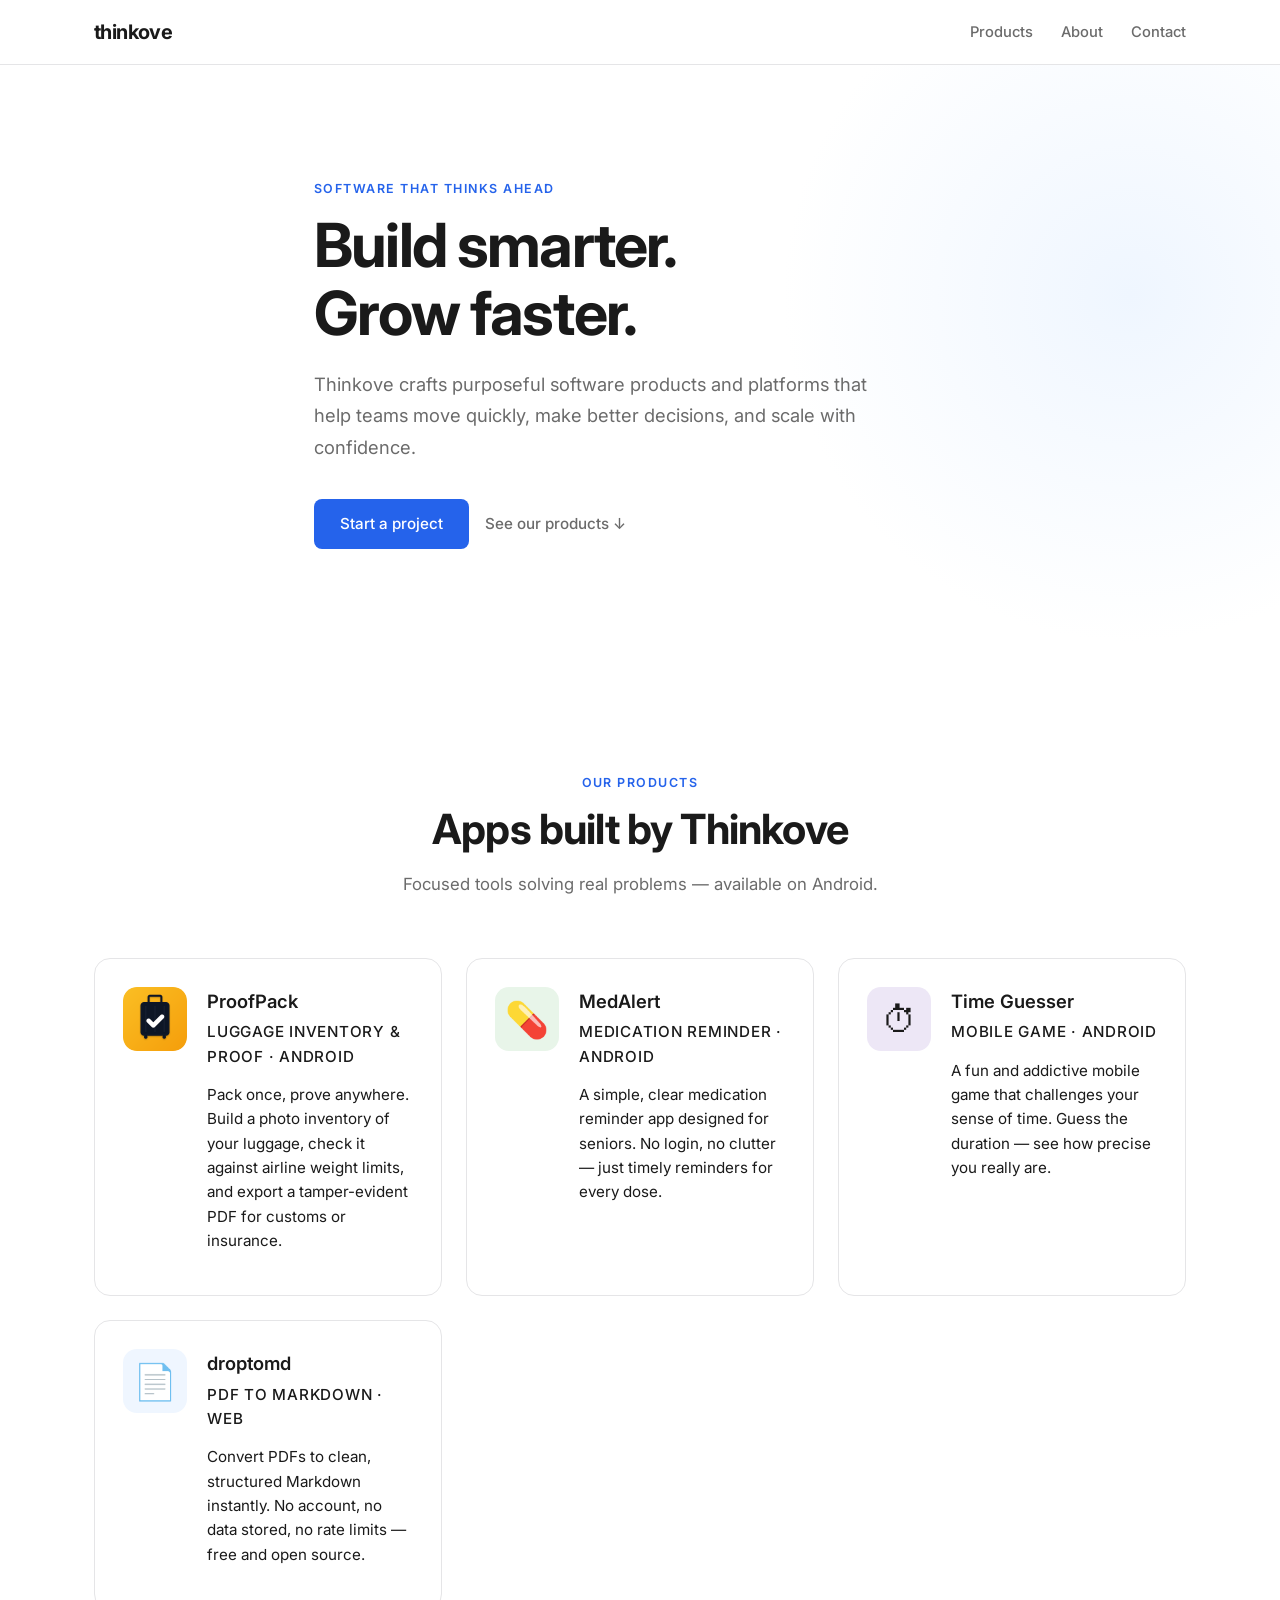
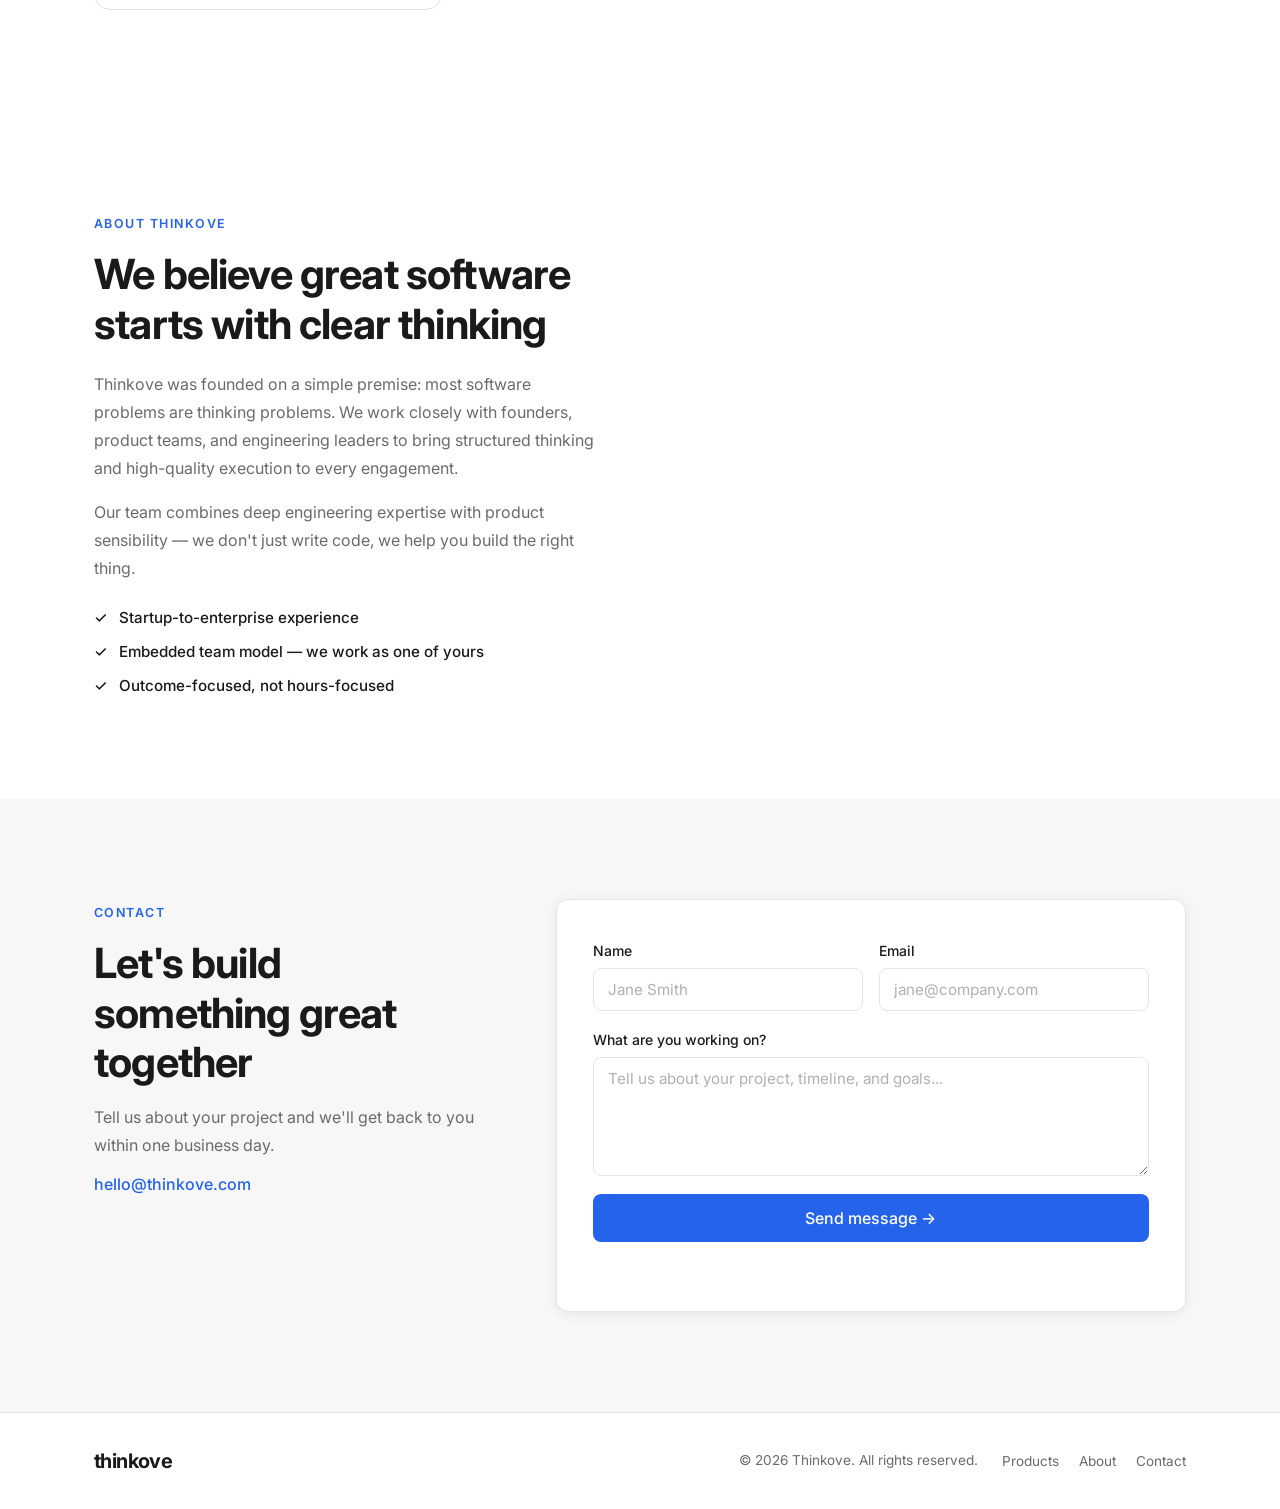
<file: index.html>
<!DOCTYPE html>
<html lang="en">
<head>
  <meta charset="UTF-8" />
  <meta name="viewport" content="width=device-width, initial-scale=1.0" />
  <meta name="description" content="Thinkove — software solutions built for the way modern teams work." />
  <title>Thinkove</title>
  <link rel="stylesheet" href="styles.css" />
  <link rel="preconnect" href="https://fonts.googleapis.com" />
  <link rel="preconnect" href="https://fonts.gstatic.com" crossorigin />
  <link href="https://fonts.googleapis.com/css2?family=Inter:wght@300;400;500;600;700&display=swap" rel="stylesheet" />
</head>
<body>

  <!-- NAV -->
  <nav class="nav">
    <div class="nav-inner container">
      <a href="#" class="logo">thinkove</a>
      <ul class="nav-links">
        <li><a href="#products">Products</a></li>
        <li><a href="#about">About</a></li>
        <li><a href="#contact">Contact</a></li>
      </ul>
      <button class="nav-toggle" aria-label="Toggle menu">&#9776;</button>
    </div>
  </nav>

  <!-- HERO -->
  <section class="hero" id="home">
    <div class="container hero-inner">
      <span class="eyebrow">Software that thinks ahead</span>
      <h1>Build smarter.<br />Grow faster.</h1>
      <p class="hero-sub">
        Thinkove crafts purposeful software products and platforms that help teams move quickly, make better decisions, and scale with confidence.
      </p>
      <div class="hero-actions">
        <a href="#contact" class="btn btn-primary">Start a project</a>
        <a href="#products" class="btn btn-ghost">See our products &darr;</a>
      </div>
    </div>
    <div class="hero-bg-shape"></div>
  </section>

  <!-- PRODUCTS -->
  <section class="products section" id="products">
    <div class="container">
      <div class="section-header">
        <span class="eyebrow">Our products</span>
        <h2>Apps built by Thinkove</h2>
        <p>Focused tools solving real problems — available on Android.</p>
      </div>
      <div class="product-cards">
        <a href="ProofPack/" class="product-card">
          <img src="ProofPack/icon.png" alt="ProofPack" class="product-icon" style="object-fit:cover;" />
          <div class="product-info">
            <h3>ProofPack</h3>
            <p class="product-tag">Luggage Inventory &amp; Proof &middot; Android</p>
            <p>Pack once, prove anywhere. Build a photo inventory of your luggage, check it against airline weight limits, and export a tamper-evident PDF for customs or insurance.</p>
          </div>
        </a>
        <a href="medalert/" class="product-card">
          <div class="product-icon product-icon--med">&#128138;</div>
          <div class="product-info">
            <h3>MedAlert</h3>
            <p class="product-tag">Medication Reminder &middot; Android</p>
            <p>A simple, clear medication reminder app designed for seniors. No login, no clutter — just timely reminders for every dose.</p>
          </div>
        </a>
        <a href="time_guesser/" class="product-card">
          <div class="product-icon product-icon--time">&#9201;</div>
          <div class="product-info">
            <h3>Time Guesser</h3>
            <p class="product-tag">Mobile Game &middot; Android</p>
            <p>A fun and addictive mobile game that challenges your sense of time. Guess the duration — see how precise you really are.</p>
          </div>
        </a>
        <a href="https://www.droptomd.com/" class="product-card" target="_blank" rel="noopener">
          <div class="product-icon product-icon--md">&#128196;</div>
          <div class="product-info">
            <h3>droptomd</h3>
            <p class="product-tag">PDF to Markdown &middot; Web</p>
            <p>Convert PDFs to clean, structured Markdown instantly. No account, no data stored, no rate limits — free and open source.</p>
          </div>
        </a>
      </div>
    </div>
  </section>

  <!-- ABOUT -->
  <section class="about section" id="about">
    <div class="container about-inner">
      <div class="about-text">
        <span class="eyebrow">About Thinkove</span>
        <h2>We believe great software starts with clear thinking</h2>
        <p>
          Thinkove was founded on a simple premise: most software problems are thinking problems. We work closely with founders, product teams, and engineering leaders to bring structured thinking and high-quality execution to every engagement.
        </p>
        <p>
          Our team combines deep engineering expertise with product sensibility — we don't just write code, we help you build the right thing.
        </p>
        <ul class="about-list">
          <li>&#10003; &nbsp; Startup-to-enterprise experience</li>
          <li>&#10003; &nbsp; Embedded team model — we work as one of yours</li>
          <li>&#10003; &nbsp; Outcome-focused, not hours-focused</li>
        </ul>
      </div>
    </div>
  </section>

  <!-- CONTACT -->
  <section class="contact section" id="contact">
    <div class="container contact-inner">
      <div class="contact-text">
        <span class="eyebrow">Contact</span>
        <h2>Let's build something great together</h2>
        <p>Tell us about your project and we'll get back to you within one business day.</p>
        <p class="contact-email">
          <a href="mailto:hello@thinkove.com">hello@thinkove.com</a>
        </p>
      </div>
      <form class="contact-form" id="contactForm" action="https://formspree.io/f/xkoedzjz" method="POST" novalidate>
        <div class="form-row">
          <div class="form-group">
            <label for="name">Name</label>
            <input type="text" id="name" name="name" placeholder="Jane Smith" required />
          </div>
          <div class="form-group">
            <label for="email">Email</label>
            <input type="email" id="email" name="email" placeholder="jane@company.com" required />
          </div>
        </div>
        <div class="form-group">
          <label for="message">What are you working on?</label>
          <textarea id="message" name="message" rows="5" placeholder="Tell us about your project, timeline, and goals..." required></textarea>
        </div>
        <button type="submit" class="btn btn-primary">Send message &rarr;</button>
        <p class="form-note" id="formNote"></p>
      </form>
    </div>
  </section>

  <!-- FOOTER -->
  <footer class="footer">
    <div class="container footer-inner">
      <span class="logo">thinkove</span>
      <p class="footer-copy">&copy; 2026 Thinkove. All rights reserved.</p>
      <ul class="footer-links">
        <li><a href="#products">Products</a></li>
        <li><a href="#about">About</a></li>
        <li><a href="#contact">Contact</a></li>
      </ul>
    </div>
  </footer>

  <script src="script.js"></script>
</body>
</html>
</file>
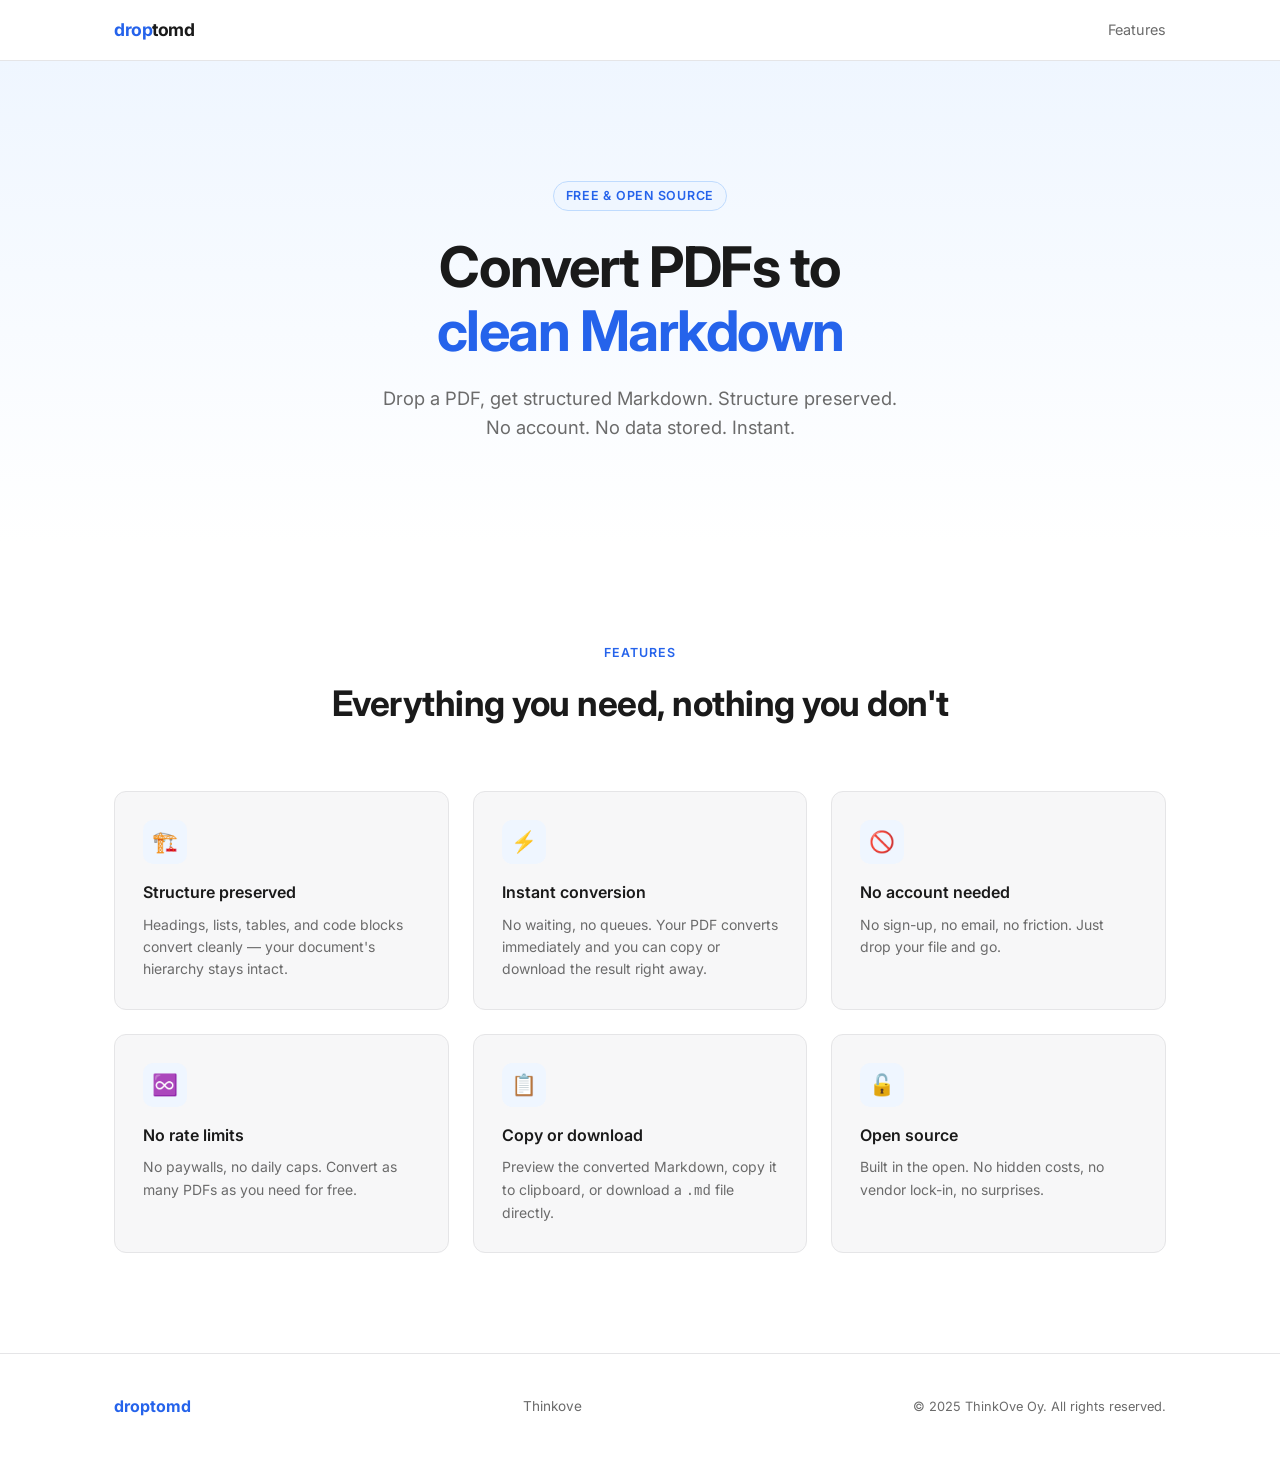
<file: droptomd/index.html>
<!DOCTYPE html>
<html lang="en">
<head>
  <meta charset="UTF-8" />
  <meta name="viewport" content="width=device-width, initial-scale=1.0" />
  <meta name="description" content="droptomd — Convert PDFs to clean Markdown instantly. Free and open source." />
  <title>droptomd — PDF to Markdown Converter</title>
  <link rel="preconnect" href="https://fonts.googleapis.com" />
  <link rel="preconnect" href="https://fonts.gstatic.com" crossorigin />
  <link href="https://fonts.googleapis.com/css2?family=Inter:wght@300;400;500;600;700&display=swap" rel="stylesheet" />
  <style>
    *, *::before, *::after { box-sizing: border-box; margin: 0; padding: 0; }

    :root {
      --bg: #ffffff;
      --surface: #f7f7f8;
      --border: #e5e5e7;
      --text: #1a1a1a;
      --muted: #6b6b6b;
      --accent: #2563eb;
      --accent-dark: #1d4ed8;
      --accent-light: #eff6ff;
      --font: 'Inter', -apple-system, BlinkMacSystemFont, sans-serif;
      --radius: 12px;
      --shadow: 0 2px 12px rgba(0,0,0,0.07);
      --shadow-lg: 0 8px 40px rgba(0,0,0,0.10);
      --max-w: 1100px;
    }

    html { scroll-behavior: smooth; font-size: 16px; }
    body { font-family: var(--font); background: var(--bg); color: var(--text); line-height: 1.6; -webkit-font-smoothing: antialiased; }
    a { color: inherit; text-decoration: none; }
    ul { list-style: none; }

    .container { max-width: var(--max-w); margin: 0 auto; padding: 0 24px; }

    /* NAV */
    nav {
      position: sticky; top: 0; z-index: 100;
      background: rgba(255,255,255,0.92);
      backdrop-filter: blur(12px);
      border-bottom: 1px solid var(--border);
    }
    .nav-inner {
      display: flex; align-items: center; justify-content: space-between;
      height: 60px;
    }
    .logo { font-size: 1.1rem; font-weight: 700; letter-spacing: -0.5px; color: var(--accent); }
    .logo span { color: var(--text); }
    .nav-links { display: flex; gap: 28px; }
    .nav-links a { font-size: 0.9rem; color: var(--muted); transition: color 0.2s; }
    .nav-links a:hover { color: var(--text); }

    /* HERO */
    .hero {
      padding: 120px 0 100px;
      text-align: center;
      background: linear-gradient(180deg, var(--accent-light) 0%, #fff 100%);
    }
    .badge {
      display: inline-flex; align-items: center; gap: 6px;
      background: var(--accent-light); color: var(--accent);
      border: 1px solid #bfdbfe;
      font-size: 0.78rem; font-weight: 600; text-transform: uppercase; letter-spacing: 0.06em;
      padding: 4px 12px; border-radius: 999px;
      margin-bottom: 24px;
    }
    .hero h1 {
      font-size: clamp(2.2rem, 5vw, 3.5rem);
      font-weight: 700; letter-spacing: -1.5px;
      line-height: 1.15; margin-bottom: 20px;
    }
    .hero h1 em { color: var(--accent); font-style: normal; }
    .hero p {
      font-size: 1.15rem; color: var(--muted);
      max-width: 520px; margin: 0 auto;
    }

    /* FEATURES */
    .features { padding: 100px 0; }
    .section-label {
      text-align: center;
      font-size: 0.78rem; font-weight: 600; text-transform: uppercase;
      letter-spacing: 0.08em; color: var(--accent);
      margin-bottom: 12px;
    }
    .section-title {
      text-align: center;
      font-size: clamp(1.6rem, 3vw, 2.2rem);
      font-weight: 700; letter-spacing: -0.5px;
      margin-bottom: 60px;
    }
    .features-grid {
      display: grid;
      grid-template-columns: repeat(auto-fit, minmax(260px, 1fr));
      gap: 24px;
    }
    .feature-card {
      background: var(--surface);
      border: 1px solid var(--border);
      border-radius: var(--radius);
      padding: 28px;
      transition: box-shadow 0.2s;
    }
    .feature-card:hover { box-shadow: var(--shadow-lg); }
    .feature-icon {
      width: 44px; height: 44px;
      background: var(--accent-light);
      border-radius: 10px;
      display: flex; align-items: center; justify-content: center;
      font-size: 1.3rem; margin-bottom: 16px;
    }
    .feature-card h3 { font-size: 1rem; font-weight: 600; margin-bottom: 8px; }
    .feature-card p { font-size: 0.875rem; color: var(--muted); line-height: 1.6; }

    /* OPEN SOURCE */
    .opensource {
      background: var(--surface);
      border-top: 1px solid var(--border);
      padding: 80px 0;
      text-align: center;
    }
    .opensource h2 { font-size: 1.8rem; font-weight: 700; letter-spacing: -0.5px; margin-bottom: 16px; }
    .opensource p { color: var(--muted); max-width: 500px; margin: 0 auto; }

    /* FOOTER */
    footer { border-top: 1px solid var(--border); padding: 40px 0; }
    .footer-inner {
      display: flex; align-items: center; justify-content: space-between;
      flex-wrap: wrap; gap: 16px;
    }
    .footer-logo { font-size: 1rem; font-weight: 700; color: var(--accent); }
    .footer-link { font-size: 0.85rem; color: var(--muted); transition: color 0.2s; }
    .footer-link:hover { color: var(--text); }
    .footer-copy { font-size: 0.8rem; color: var(--muted); }

    @media (max-width: 600px) {
      .nav-links { display: none; }
      .footer-inner { flex-direction: column; text-align: center; }
    }
  </style>
</head>
<body>

  <!-- NAV -->
  <nav>
    <div class="nav-inner container">
      <a href="#" class="logo">drop<span>tomd</span></a>
      <ul class="nav-links">
        <li><a href="#features">Features</a></li>
      </ul>
    </div>
  </nav>

  <!-- HERO -->
  <section class="hero">
    <div class="container">
      <div class="badge">Free &amp; Open Source</div>
      <h1>Convert PDFs to<br /><em>clean Markdown</em></h1>
      <p>Drop a PDF, get structured Markdown. Structure preserved. No account. No data stored. Instant.</p>
    </div>
  </section>

  <!-- FEATURES -->
  <section class="features" id="features">
    <div class="container">
      <p class="section-label">Features</p>
      <h2 class="section-title">Everything you need, nothing you don't</h2>
      <div class="features-grid">
        <div class="feature-card">
          <div class="feature-icon">🏗️</div>
          <h3>Structure preserved</h3>
          <p>Headings, lists, tables, and code blocks convert cleanly — your document's hierarchy stays intact.</p>
        </div>
        <div class="feature-card">
          <div class="feature-icon">⚡</div>
          <h3>Instant conversion</h3>
          <p>No waiting, no queues. Your PDF converts immediately and you can copy or download the result right away.</p>
        </div>
        <div class="feature-card">
          <div class="feature-icon">🚫</div>
          <h3>No account needed</h3>
          <p>No sign-up, no email, no friction. Just drop your file and go.</p>
        </div>
        <div class="feature-card">
          <div class="feature-icon">♾️</div>
          <h3>No rate limits</h3>
          <p>No paywalls, no daily caps. Convert as many PDFs as you need for free.</p>
        </div>
        <div class="feature-card">
          <div class="feature-icon">📋</div>
          <h3>Copy or download</h3>
          <p>Preview the converted Markdown, copy it to clipboard, or download a <code>.md</code> file directly.</p>
        </div>
        <div class="feature-card">
          <div class="feature-icon">🔓</div>
          <h3>Open source</h3>
          <p>Built in the open. No hidden costs, no vendor lock-in, no surprises.</p>
        </div>
      </div>
    </div>
  </section>

  <!-- FOOTER -->
  <footer>
    <div class="footer-inner container">
      <span class="footer-logo">droptomd</span>
      <a href="https://thinkove.com/" class="footer-link" target="_blank" rel="noopener">Thinkove</a>
      <span class="footer-copy">© 2025 ThinkOve Oy. All rights reserved.</span>
    </div>
  </footer>

</body>
</html>
</file>
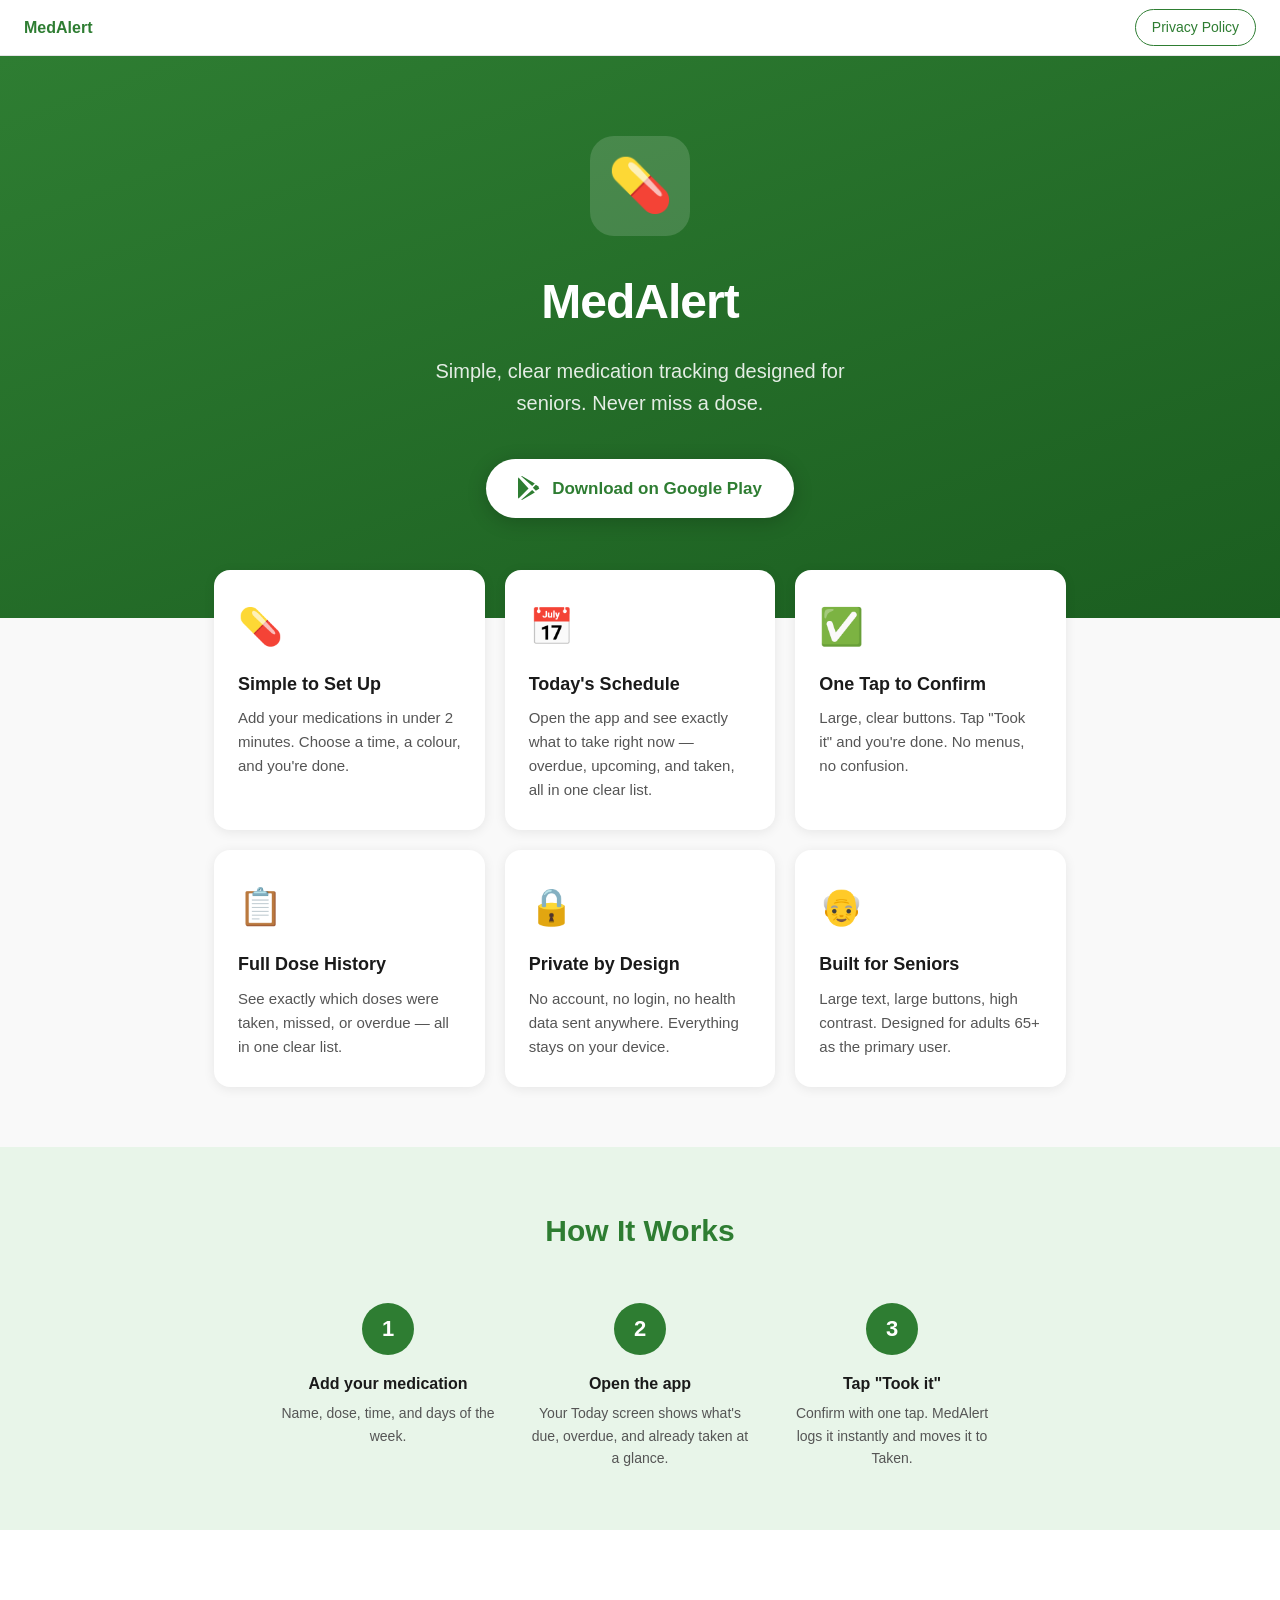
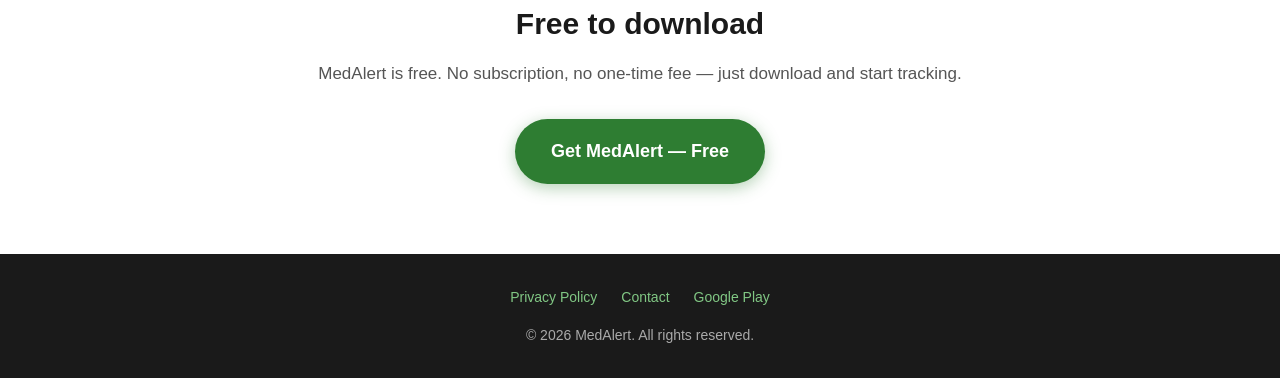
<file: medalert/index.html>
<!DOCTYPE html>
<html lang="en">
<head>
  <meta charset="UTF-8" />
  <meta name="viewport" content="width=device-width, initial-scale=1.0" />
  <title>MedAlert — Medication Reminder for Seniors</title>
  <meta name="description" content="Never miss a dose. MedAlert is a simple, clear medication reminder app designed for seniors. No login, no clutter." />
  <style>
    * { box-sizing: border-box; margin: 0; padding: 0; }

    body {
      font-family: -apple-system, BlinkMacSystemFont, "Segoe UI", Roboto, sans-serif;
      background: #f9f9f9;
      color: #1a1a1a;
      line-height: 1.6;
    }

    /* ── Hero ── */
    .hero {
      background: linear-gradient(160deg, #2E7D32 0%, #1B5E20 100%);
      color: #fff;
      text-align: center;
      padding: 80px 24px 100px;
    }

    .hero-icon {
      width: 100px;
      height: 100px;
      background: rgba(255,255,255,0.15);
      border-radius: 24px;
      display: flex;
      align-items: center;
      justify-content: center;
      margin: 0 auto 28px;
      font-size: 52px;
    }

    .hero h1 {
      font-size: 48px;
      font-weight: 800;
      letter-spacing: -1px;
      margin-bottom: 14px;
    }

    .hero p {
      font-size: 20px;
      opacity: 0.88;
      max-width: 480px;
      margin: 0 auto 40px;
    }

    .btn-store {
      display: inline-flex;
      align-items: center;
      gap: 10px;
      background: #fff;
      color: #2E7D32;
      font-size: 17px;
      font-weight: 700;
      padding: 16px 32px;
      border-radius: 50px;
      text-decoration: none;
      box-shadow: 0 4px 20px rgba(0,0,0,0.2);
      transition: transform 0.15s;
    }

    .btn-store:hover { transform: translateY(-2px); }

    .btn-store svg { width: 24px; height: 24px; }

    /* ── Features ── */
    .features {
      max-width: 900px;
      margin: -48px auto 0;
      padding: 0 24px 60px;
      display: grid;
      grid-template-columns: repeat(auto-fit, minmax(240px, 1fr));
      gap: 20px;
    }

    .card {
      background: #fff;
      border-radius: 16px;
      padding: 28px 24px;
      box-shadow: 0 2px 12px rgba(0,0,0,0.08);
    }

    .card-icon {
      font-size: 36px;
      margin-bottom: 14px;
    }

    .card h3 {
      font-size: 18px;
      font-weight: 700;
      margin-bottom: 8px;
      color: #1a1a1a;
    }

    .card p {
      font-size: 15px;
      color: #555;
    }

    /* ── How it works ── */
    .how {
      background: #E8F5E9;
      padding: 60px 24px;
      text-align: center;
    }

    .how h2 {
      font-size: 30px;
      font-weight: 800;
      color: #2E7D32;
      margin-bottom: 48px;
    }

    .steps {
      display: flex;
      justify-content: center;
      flex-wrap: wrap;
      gap: 32px;
      max-width: 800px;
      margin: 0 auto;
    }

    .step {
      flex: 1;
      min-width: 180px;
      max-width: 220px;
    }

    .step-num {
      width: 52px;
      height: 52px;
      background: #2E7D32;
      color: #fff;
      border-radius: 50%;
      font-size: 22px;
      font-weight: 800;
      display: flex;
      align-items: center;
      justify-content: center;
      margin: 0 auto 16px;
    }

    .step h4 {
      font-size: 16px;
      font-weight: 700;
      margin-bottom: 6px;
    }

    .step p {
      font-size: 14px;
      color: #555;
    }

    /* ── CTA ── */
    .cta {
      text-align: center;
      padding: 70px 24px;
      background: #fff;
    }

    .cta h2 {
      font-size: 30px;
      font-weight: 800;
      margin-bottom: 12px;
    }

    .cta p {
      font-size: 17px;
      color: #555;
      margin-bottom: 32px;
    }

    .btn-primary {
      display: inline-flex;
      align-items: center;
      gap: 10px;
      background: #2E7D32;
      color: #fff;
      font-size: 18px;
      font-weight: 700;
      padding: 18px 36px;
      border-radius: 50px;
      text-decoration: none;
      box-shadow: 0 4px 16px rgba(46,125,50,0.35);
    }

    /* ── Footer ── */
    footer {
      background: #1a1a1a;
      color: #aaa;
      text-align: center;
      padding: 32px 24px;
      font-size: 14px;
    }

    footer a { color: #81C784; text-decoration: none; }
    footer a:hover { text-decoration: underline; }

    .footer-links {
      display: flex;
      justify-content: center;
      gap: 24px;
      margin-bottom: 16px;
      flex-wrap: wrap;
    }

    /* ── Nav ── */
    .topnav {
      position: sticky; top: 0; z-index: 100;
      background: rgba(255,255,255,0.95);
      backdrop-filter: blur(10px);
      border-bottom: 1px solid #e5e5e7;
      display: flex; align-items: center; justify-content: space-between;
      padding: 0 24px; height: 56px;
    }
    .topnav-logo { font-size: 1rem; font-weight: 700; color: #2E7D32; text-decoration: none; }
    .topnav-privacy {
      font-size: 0.875rem; font-weight: 500;
      color: #2E7D32; text-decoration: none;
      border: 1px solid #2E7D32;
      padding: 6px 16px; border-radius: 999px;
      transition: background 0.2s, color 0.2s;
    }
    .topnav-privacy:hover { background: #2E7D32; color: #fff; }
  </style>
</head>
<body>

<!-- Nav -->
<nav class="topnav">
  <a href="#" class="topnav-logo">MedAlert</a>
  <a href="privacy_policy.html" class="topnav-privacy">Privacy Policy</a>
</nav>

<!-- Hero -->
<section class="hero">
  <div class="hero-icon">💊</div>
  <h1>MedAlert</h1>
  <p>Simple, clear medication tracking designed for seniors. Never miss a dose.</p>
  <a class="btn-store" href="https://play.google.com/store/apps/details?id=com.application.medalert" target="_blank">
    <!-- Google Play icon -->
    <svg viewBox="0 0 24 24" fill="#2E7D32" xmlns="http://www.w3.org/2000/svg">
      <path d="M3.18 23.76c.37.21.8.22 1.18.03l12.47-7.2-2.65-2.65L3.18 23.76zM.5 1.5C.19 1.88 0 2.42 0 3.1v17.8c0 .68.19 1.22.5 1.6l.08.08 9.97-9.97v-.23L.58 1.42.5 1.5zM20.65 10.42l-2.8-1.62-2.96 2.96 2.96 2.96 2.81-1.62c.8-.46.8-1.22-.01-1.68zM4.36.21L16.83 7.4l-2.65 2.65L3.18.24C3.56.05 3.99.06 4.36.21z"/>
    </svg>
    Download on Google Play
  </a>
</section>

<!-- Features -->
<section class="features">
  <div class="card">
    <div class="card-icon">💊</div>
    <h3>Simple to Set Up</h3>
    <p>Add your medications in under 2 minutes. Choose a time, a colour, and you're done.</p>
  </div>
  <div class="card">
    <div class="card-icon">📅</div>
    <h3>Today's Schedule</h3>
    <p>Open the app and see exactly what to take right now — overdue, upcoming, and taken, all in one clear list.</p>
  </div>
  <div class="card">
    <div class="card-icon">✅</div>
    <h3>One Tap to Confirm</h3>
    <p>Large, clear buttons. Tap "Took it" and you're done. No menus, no confusion.</p>
  </div>
  <div class="card">
    <div class="card-icon">📋</div>
    <h3>Full Dose History</h3>
    <p>See exactly which doses were taken, missed, or overdue — all in one clear list.</p>
  </div>
  <div class="card">
    <div class="card-icon">🔒</div>
    <h3>Private by Design</h3>
    <p>No account, no login, no health data sent anywhere. Everything stays on your device.</p>
  </div>
  <div class="card">
    <div class="card-icon">👴</div>
    <h3>Built for Seniors</h3>
    <p>Large text, large buttons, high contrast. Designed for adults 65+ as the primary user.</p>
  </div>
</section>

<!-- How it works -->
<section class="how">
  <h2>How It Works</h2>
  <div class="steps">
    <div class="step">
      <div class="step-num">1</div>
      <h4>Add your medication</h4>
      <p>Name, dose, time, and days of the week.</p>
    </div>
    <div class="step">
      <div class="step-num">2</div>
      <h4>Open the app</h4>
      <p>Your Today screen shows what's due, overdue, and already taken at a glance.</p>
    </div>
    <div class="step">
      <div class="step-num">3</div>
      <h4>Tap "Took it"</h4>
      <p>Confirm with one tap. MedAlert logs it instantly and moves it to Taken.</p>
    </div>
  </div>
</section>

<!-- CTA -->
<section class="cta">
  <h2>Free to download</h2>
  <p>MedAlert is free. No subscription, no one-time fee — just download and start tracking.</p>
  <a class="btn-primary" href="https://play.google.com/store/apps/details?id=com.application.medalert" target="_blank">
    Get MedAlert — Free
  </a>
</section>

<!-- Footer -->
<footer>
  <div class="footer-links">
    <a href="privacy_policy.html">Privacy Policy</a>
    <a href="mailto:hello@thinkove.com">Contact</a>
    <a href="https://play.google.com/store/apps/details?id=com.application.medalert" target="_blank">Google Play</a>
  </div>
  &copy; 2026 MedAlert. All rights reserved.
</footer>

</body>
</html>
</file>
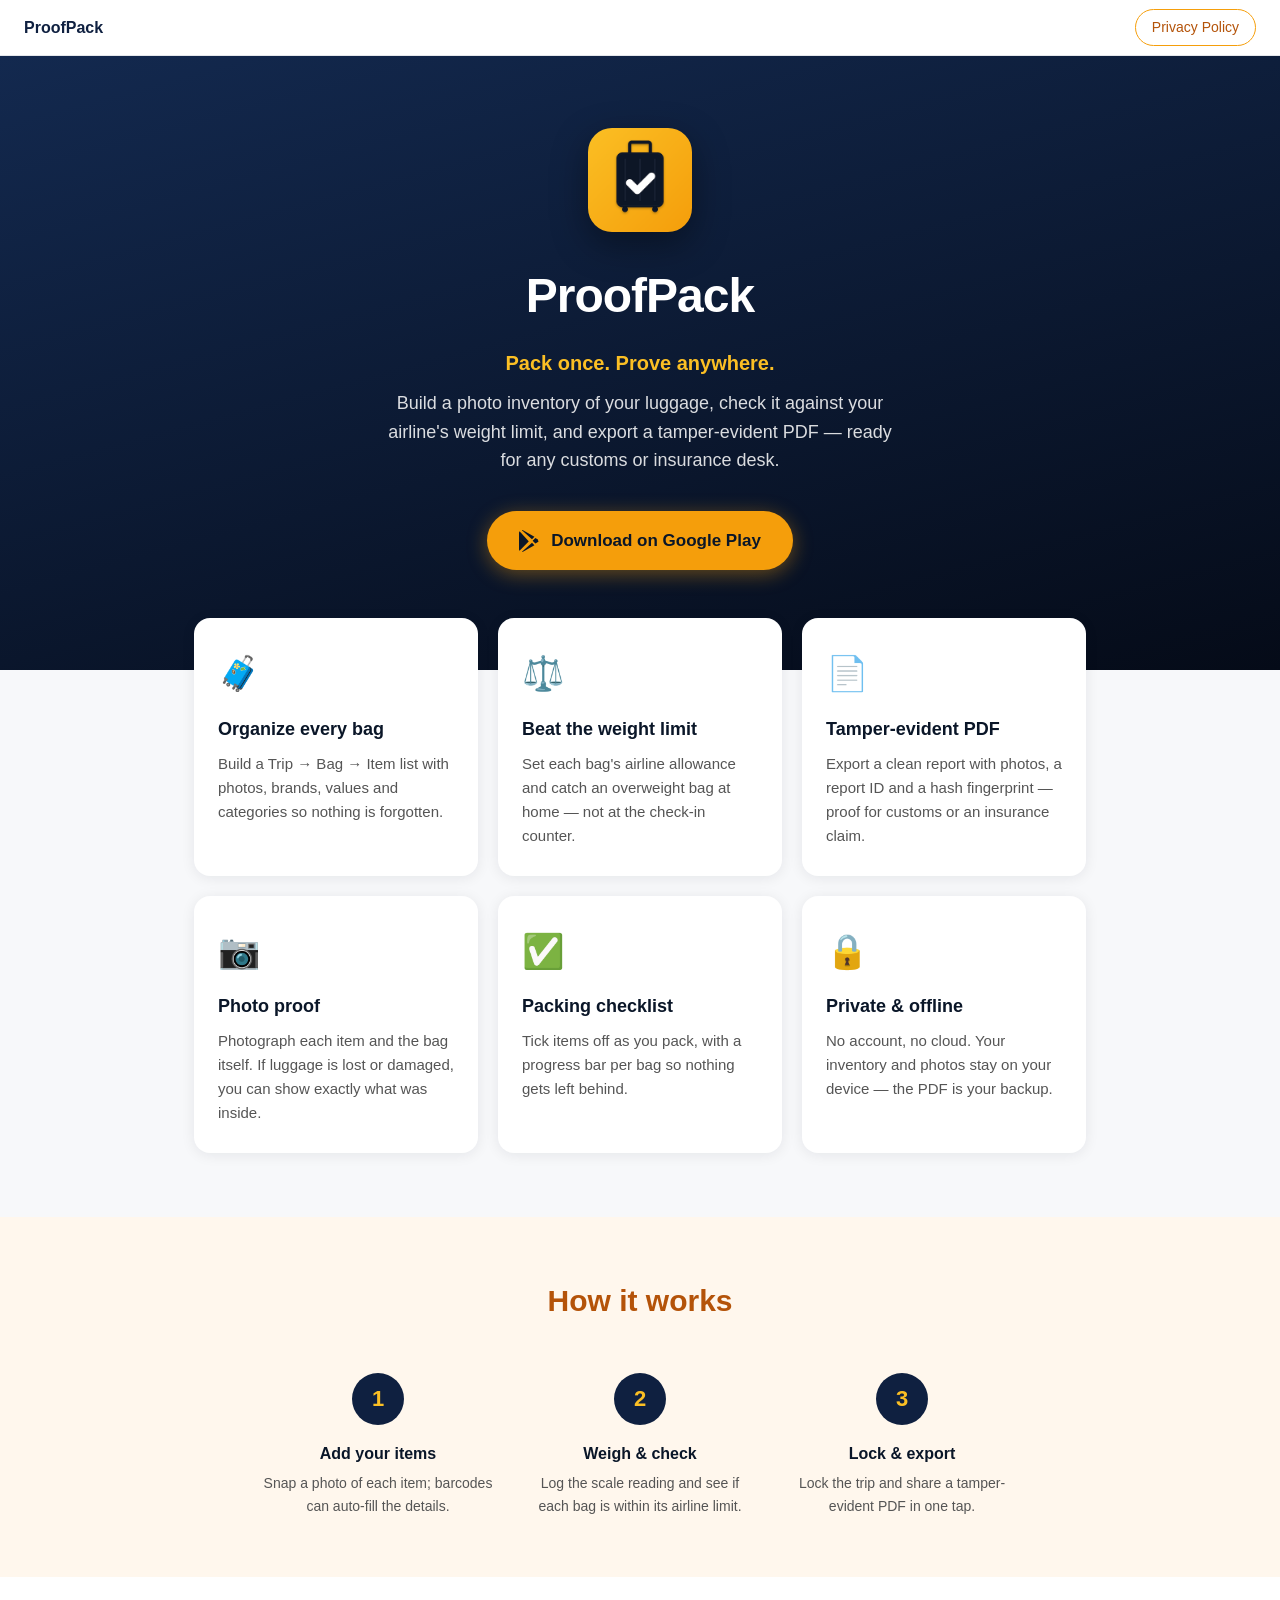
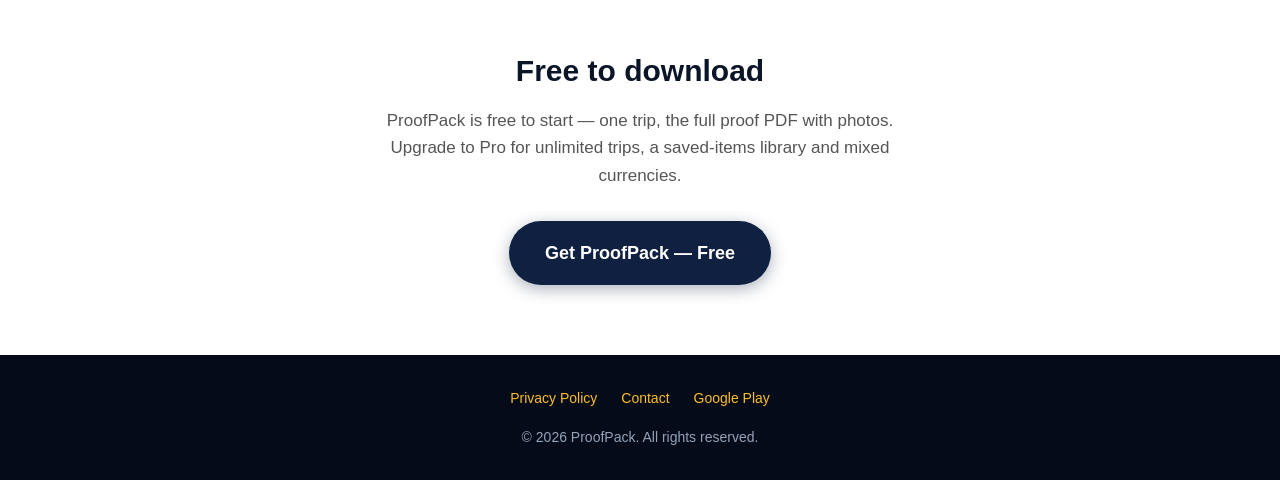
<file: ProofPack/index.html>
<!DOCTYPE html>
<html lang="en">
<head>
  <meta charset="UTF-8" />
  <meta name="viewport" content="width=device-width, initial-scale=1.0" />
  <title>ProofPack — Pack once. Prove anywhere.</title>
  <meta name="description" content="ProofPack helps you build a photo inventory of your luggage, check it against airline weight limits, and export a tamper-evident PDF for customs or insurance. Private and offline." />
  <link rel="icon" type="image/png" href="icon.png" />
  <style>
    * { box-sizing: border-box; margin: 0; padding: 0; }

    body {
      font-family: -apple-system, BlinkMacSystemFont, "Segoe UI", Roboto, sans-serif;
      background: #f7f8fa;
      color: #0a1628;
      line-height: 1.6;
    }

    /* ── Nav ── */
    .topnav {
      position: sticky; top: 0; z-index: 100;
      background: rgba(255,255,255,0.95);
      backdrop-filter: blur(10px);
      border-bottom: 1px solid #e5e7eb;
      display: flex; align-items: center; justify-content: space-between;
      padding: 0 24px; height: 56px;
    }
    .topnav-logo { font-size: 1rem; font-weight: 700; color: #0f2040; text-decoration: none; }
    .topnav-privacy {
      font-size: 0.875rem; font-weight: 500;
      color: #b45309; text-decoration: none;
      border: 1px solid #f59e0b;
      padding: 6px 16px; border-radius: 999px;
      transition: background 0.2s, color 0.2s;
    }
    .topnav-privacy:hover { background: #f59e0b; color: #0a1628; }

    /* ── Hero ── */
    .hero {
      background: linear-gradient(165deg, #13294f 0%, #050b18 100%);
      color: #fff;
      text-align: center;
      padding: 72px 24px 100px;
    }

    .hero-icon {
      width: 104px; height: 104px;
      border-radius: 24px;
      margin: 0 auto 26px;
      box-shadow: 0 12px 36px rgba(0,0,0,0.4);
      display: block;
    }

    .hero h1 {
      font-size: 48px;
      font-weight: 800;
      letter-spacing: -1px;
      margin-bottom: 12px;
    }

    .hero .tagline {
      font-size: 20px;
      color: #fbbf24;
      font-weight: 600;
      margin-bottom: 10px;
    }

    .hero p.sub {
      font-size: 18px;
      opacity: 0.85;
      max-width: 520px;
      margin: 0 auto 36px;
    }

    .btn-store {
      display: inline-flex;
      align-items: center;
      gap: 10px;
      background: #f59e0b;
      color: #0a1628;
      font-size: 17px;
      font-weight: 700;
      padding: 16px 32px;
      border-radius: 50px;
      text-decoration: none;
      box-shadow: 0 4px 20px rgba(245,158,11,0.4);
      transition: transform 0.15s;
    }
    .btn-store:hover { transform: translateY(-2px); }
    .btn-store svg { width: 22px; height: 22px; }

    /* ── Features ── */
    .features {
      max-width: 940px;
      margin: -52px auto 0;
      padding: 0 24px 64px;
      display: grid;
      grid-template-columns: repeat(auto-fit, minmax(250px, 1fr));
      gap: 20px;
    }

    .card {
      background: #fff;
      border-radius: 16px;
      padding: 28px 24px;
      box-shadow: 0 2px 14px rgba(10,22,40,0.08);
    }
    .card-icon { font-size: 34px; margin-bottom: 14px; }
    .card h3 { font-size: 18px; font-weight: 700; margin-bottom: 8px; }
    .card p { font-size: 15px; color: #555; }

    /* ── How ── */
    .how {
      background: #fff7ed;
      padding: 60px 24px;
      text-align: center;
    }
    .how h2 { font-size: 30px; font-weight: 800; color: #b45309; margin-bottom: 48px; }
    .steps {
      display: flex; justify-content: center; flex-wrap: wrap;
      gap: 32px; max-width: 820px; margin: 0 auto;
    }
    .step { flex: 1; min-width: 190px; max-width: 230px; }
    .step-num {
      width: 52px; height: 52px;
      background: #0f2040; color: #fbbf24;
      border-radius: 50%; font-size: 22px; font-weight: 800;
      display: flex; align-items: center; justify-content: center;
      margin: 0 auto 16px;
    }
    .step h4 { font-size: 16px; font-weight: 700; margin-bottom: 6px; }
    .step p { font-size: 14px; color: #555; }

    /* ── CTA ── */
    .cta { text-align: center; padding: 70px 24px; background: #fff; }
    .cta h2 { font-size: 30px; font-weight: 800; margin-bottom: 12px; }
    .cta p { font-size: 17px; color: #555; margin-bottom: 32px; max-width: 520px; margin-left: auto; margin-right: auto; }
    .btn-primary {
      display: inline-flex; align-items: center; gap: 10px;
      background: #0f2040; color: #fff;
      font-size: 18px; font-weight: 700;
      padding: 18px 36px; border-radius: 50px; text-decoration: none;
      box-shadow: 0 4px 16px rgba(15,32,64,0.35);
    }

    /* ── Footer ── */
    footer {
      background: #050b18; color: #94a3b8;
      text-align: center; padding: 32px 24px; font-size: 14px;
    }
    footer a { color: #fbbf24; text-decoration: none; }
    footer a:hover { text-decoration: underline; }
    .footer-links {
      display: flex; justify-content: center; gap: 24px;
      margin-bottom: 16px; flex-wrap: wrap;
    }
  </style>
</head>
<body>

<!-- Nav -->
<nav class="topnav">
  <a href="#" class="topnav-logo">ProofPack</a>
  <a href="privacy_policy.html" class="topnav-privacy">Privacy Policy</a>
</nav>

<!-- Hero -->
<section class="hero">
  <img class="hero-icon" src="icon.png" alt="ProofPack icon" />
  <h1>ProofPack</h1>
  <p class="tagline">Pack once. Prove anywhere.</p>
  <p class="sub">Build a photo inventory of your luggage, check it against your airline's weight limit, and export a tamper-evident PDF — ready for any customs or insurance desk.</p>
  <a class="btn-store" href="https://play.google.com/store/apps/details?id=com.proofpack.app" target="_blank" rel="noopener">
    <svg viewBox="0 0 24 24" fill="#0a1628" xmlns="http://www.w3.org/2000/svg">
      <path d="M3.18 23.76c.37.21.8.22 1.18.03l12.47-7.2-2.65-2.65L3.18 23.76zM.5 1.5C.19 1.88 0 2.42 0 3.1v17.8c0 .68.19 1.22.5 1.6l.08.08 9.97-9.97v-.23L.58 1.42.5 1.5zM20.65 10.42l-2.8-1.62-2.96 2.96 2.96 2.96 2.81-1.62c.8-.46.8-1.22-.01-1.68zM4.36.21L16.83 7.4l-2.65 2.65L3.18.24C3.56.05 3.99.06 4.36.21z"/>
    </svg>
    Download on Google Play
  </a>
</section>

<!-- Features -->
<section class="features">
  <div class="card">
    <div class="card-icon">🧳</div>
    <h3>Organize every bag</h3>
    <p>Build a Trip → Bag → Item list with photos, brands, values and categories so nothing is forgotten.</p>
  </div>
  <div class="card">
    <div class="card-icon">⚖️</div>
    <h3>Beat the weight limit</h3>
    <p>Set each bag's airline allowance and catch an overweight bag at home — not at the check-in counter.</p>
  </div>
  <div class="card">
    <div class="card-icon">📄</div>
    <h3>Tamper-evident PDF</h3>
    <p>Export a clean report with photos, a report ID and a hash fingerprint — proof for customs or an insurance claim.</p>
  </div>
  <div class="card">
    <div class="card-icon">📷</div>
    <h3>Photo proof</h3>
    <p>Photograph each item and the bag itself. If luggage is lost or damaged, you can show exactly what was inside.</p>
  </div>
  <div class="card">
    <div class="card-icon">✅</div>
    <h3>Packing checklist</h3>
    <p>Tick items off as you pack, with a progress bar per bag so nothing gets left behind.</p>
  </div>
  <div class="card">
    <div class="card-icon">🔒</div>
    <h3>Private &amp; offline</h3>
    <p>No account, no cloud. Your inventory and photos stay on your device — the PDF is your backup.</p>
  </div>
</section>

<!-- How -->
<section class="how">
  <h2>How it works</h2>
  <div class="steps">
    <div class="step">
      <div class="step-num">1</div>
      <h4>Add your items</h4>
      <p>Snap a photo of each item; barcodes can auto-fill the details.</p>
    </div>
    <div class="step">
      <div class="step-num">2</div>
      <h4>Weigh &amp; check</h4>
      <p>Log the scale reading and see if each bag is within its airline limit.</p>
    </div>
    <div class="step">
      <div class="step-num">3</div>
      <h4>Lock &amp; export</h4>
      <p>Lock the trip and share a tamper-evident PDF in one tap.</p>
    </div>
  </div>
</section>

<!-- CTA -->
<section class="cta">
  <h2>Free to download</h2>
  <p>ProofPack is free to start — one trip, the full proof PDF with photos. Upgrade to Pro for unlimited trips, a saved-items library and mixed currencies.</p>
  <a class="btn-primary" href="https://play.google.com/store/apps/details?id=com.proofpack.app" target="_blank" rel="noopener">
    Get ProofPack — Free
  </a>
</section>

<!-- Footer -->
<footer>
  <div class="footer-links">
    <a href="privacy_policy.html">Privacy Policy</a>
    <a href="mailto:hello@thinkove.com">Contact</a>
    <a href="https://play.google.com/store/apps/details?id=com.proofpack.app" target="_blank" rel="noopener">Google Play</a>
  </div>
  &copy; 2026 ProofPack. All rights reserved.
</footer>

</body>
</html>
</file>
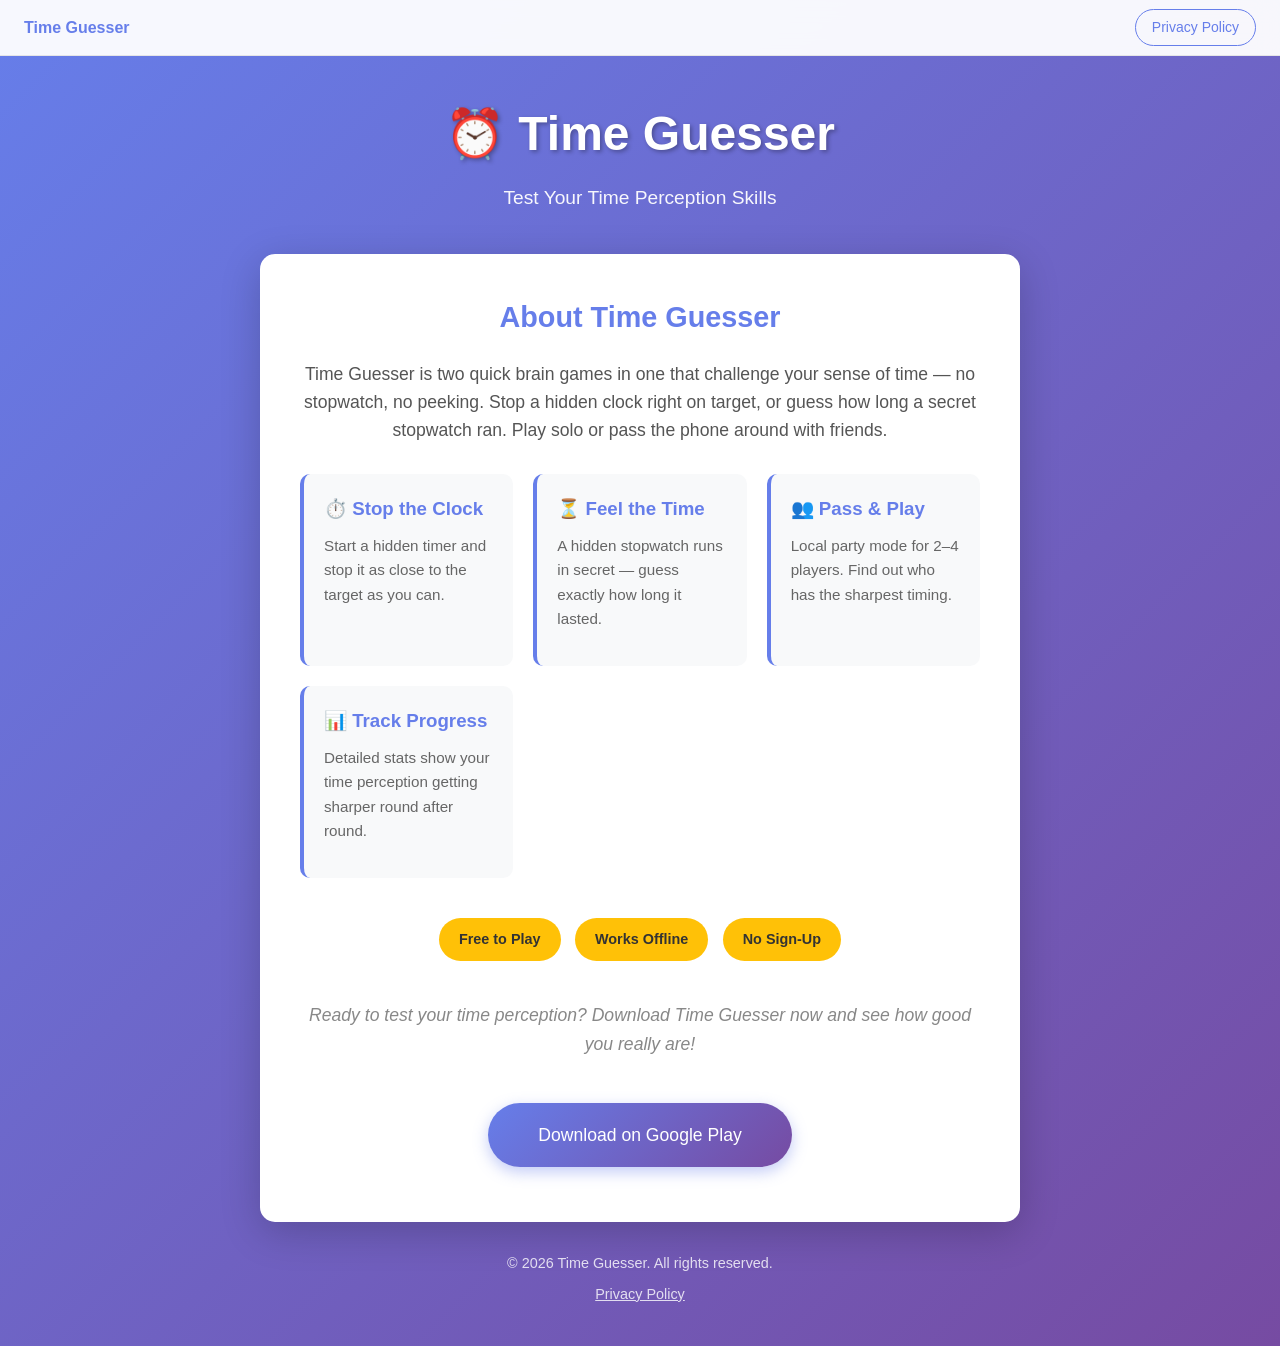
<file: time_guesser/index.html>
<!DOCTYPE html>
<html lang="en">
<head>
    <meta charset="UTF-8">
    <meta name="viewport" content="width=device-width, initial-scale=1.0">
    <title>Time Guesser - Mobile Game</title>
    <style>
        * {
            margin: 0;
            padding: 0;
            box-sizing: border-box;
        }

        body {
            font-family: 'Segoe UI', Tahoma, Geneva, Verdana, sans-serif;
            line-height: 1.6;
            color: #333;
            background: linear-gradient(135deg, #667eea 0%, #764ba2 100%);
            min-height: 100vh;
        }

        .container {
            max-width: 800px;
            margin: 0 auto;
            padding: 40px 20px;
            text-align: center;
        }

        header {
            color: white;
            margin-bottom: 40px;
            animation: slideDown 0.8s ease-out;
        }

        header h1 {
            font-size: 3em;
            margin-bottom: 10px;
            text-shadow: 2px 2px 4px rgba(0, 0, 0, 0.3);
        }

        header p {
            font-size: 1.2em;
            opacity: 0.95;
        }

        .content {
            background: white;
            border-radius: 15px;
            padding: 40px;
            box-shadow: 0 10px 40px rgba(0, 0, 0, 0.2);
            margin-bottom: 30px;
            animation: slideUp 0.8s ease-out;
        }

        .content h2 {
            color: #667eea;
            margin-bottom: 20px;
            font-size: 1.8em;
        }

        .content p {
            font-size: 1.1em;
            margin-bottom: 15px;
            color: #555;
        }

        .features {
            display: grid;
            grid-template-columns: repeat(auto-fit, minmax(200px, 1fr));
            gap: 20px;
            margin: 30px 0;
            text-align: left;
        }

        .feature {
            background: #f8f9fa;
            padding: 20px;
            border-radius: 10px;
            border-left: 4px solid #667eea;
        }

        .feature h3 {
            color: #667eea;
            margin-bottom: 10px;
        }

        .feature p {
            font-size: 0.95em;
            color: #666;
        }

        .cta-button {
            display: inline-block;
            background: linear-gradient(135deg, #667eea 0%, #764ba2 100%);
            color: white;
            padding: 18px 50px;
            font-size: 1.1em;
            border: none;
            border-radius: 50px;
            cursor: pointer;
            text-decoration: none;
            transition: transform 0.3s, box-shadow 0.3s;
            box-shadow: 0 5px 15px rgba(102, 126, 234, 0.4);
            margin: 15px 10px;
        }

        .cta-button:hover {
            transform: translateY(-3px);
            box-shadow: 0 8px 20px rgba(102, 126, 234, 0.6);
        }

        .secondary-button {
            background: white;
            color: #667eea;
            border: 2px solid #667eea;
        }

        .secondary-button:hover {
            background: #f8f9fa;
        }

        .badge {
            display: inline-block;
            background: #ffc107;
            color: #333;
            padding: 10px 20px;
            border-radius: 50px;
            font-size: 0.9em;
            margin: 10px 5px;
            font-weight: bold;
        }

        footer {
            color: white;
            font-size: 0.9em;
            opacity: 0.8;
            margin-top: 30px;
        }

        @keyframes slideDown {
            from {
                opacity: 0;
                transform: translateY(-30px);
            }
            to {
                opacity: 1;
                transform: translateY(0);
            }
        }

        @keyframes slideUp {
            from {
                opacity: 0;
                transform: translateY(30px);
            }
            to {
                opacity: 1;
                transform: translateY(0);
            }
        }

        @media (max-width: 600px) {
            header h1 {
                font-size: 2em;
            }

            .content {
                padding: 25px;
            }

            .features {
                grid-template-columns: 1fr;
            }

            .cta-button {
                display: block;
                width: 100%;
            }
        }

        /* ── Nav ── */
        .topnav {
            position: sticky; top: 0; z-index: 100;
            background: rgba(255,255,255,0.95);
            backdrop-filter: blur(10px);
            border-bottom: 1px solid #e5e5e7;
            display: flex; align-items: center; justify-content: space-between;
            padding: 0 24px; height: 56px;
        }
        .topnav-logo { font-size: 1rem; font-weight: 700; color: #667eea; text-decoration: none; }
        .topnav-privacy {
            font-size: 0.875rem; font-weight: 500;
            color: #667eea; text-decoration: none;
            border: 1px solid #667eea;
            padding: 6px 16px; border-radius: 999px;
            transition: background 0.2s, color 0.2s;
        }
        .topnav-privacy:hover { background: #667eea; color: #fff; }
    </style>
</head>
<body>

<!-- Nav -->
<nav class="topnav">
  <a href="#" class="topnav-logo">Time Guesser</a>
  <a href="privacy_policy.html" class="topnav-privacy">Privacy Policy</a>
</nav>

    <div class="container">
        <header>
            <h1>⏰ Time Guesser</h1>
            <p>Test Your Time Perception Skills</p>
        </header>

        <div class="content">
            <h2>About Time Guesser</h2>
            <p>Time Guesser is two quick brain games in one that challenge your sense of time — no stopwatch, no peeking. Stop a hidden clock right on target, or guess how long a secret stopwatch ran. Play solo or pass the phone around with friends.</p>

            <div class="features">
                <div class="feature">
                    <h3>⏱️ Stop the Clock</h3>
                    <p>Start a hidden timer and stop it as close to the target as you can.</p>
                </div>
                <div class="feature">
                    <h3>⏳ Feel the Time</h3>
                    <p>A hidden stopwatch runs in secret — guess exactly how long it lasted.</p>
                </div>
                <div class="feature">
                    <h3>👥 Pass &amp; Play</h3>
                    <p>Local party mode for 2–4 players. Find out who has the sharpest timing.</p>
                </div>
                <div class="feature">
                    <h3>📊 Track Progress</h3>
                    <p>Detailed stats show your time perception getting sharper round after round.</p>
                </div>
            </div>

            <div style="margin: 30px 0;">
                <span class="badge">Free to Play</span>
                <span class="badge">Works Offline</span>
                <span class="badge">No Sign-Up</span>
            </div>

            <p style="margin-top: 30px; font-style: italic; color: #888;">
                Ready to test your time perception? Download Time Guesser now and see how good you really are!
            </p>

            <div style="margin-top: 30px;">
                <a href="https://play.google.com/store/apps/details?id=com.application.time_guesser" class="cta-button" target="_blank">
                    Download on Google Play
                </a>
            </div>
        </div>

        <footer>
            <p>&copy; 2026 Time Guesser. All rights reserved.</p>
            <p style="margin-top: 8px;">
                <a href="privacy_policy.html" style="color: white; text-decoration: underline;">Privacy Policy</a>
            </p>
        </footer>
    </div>
</body>
</html>
</file>
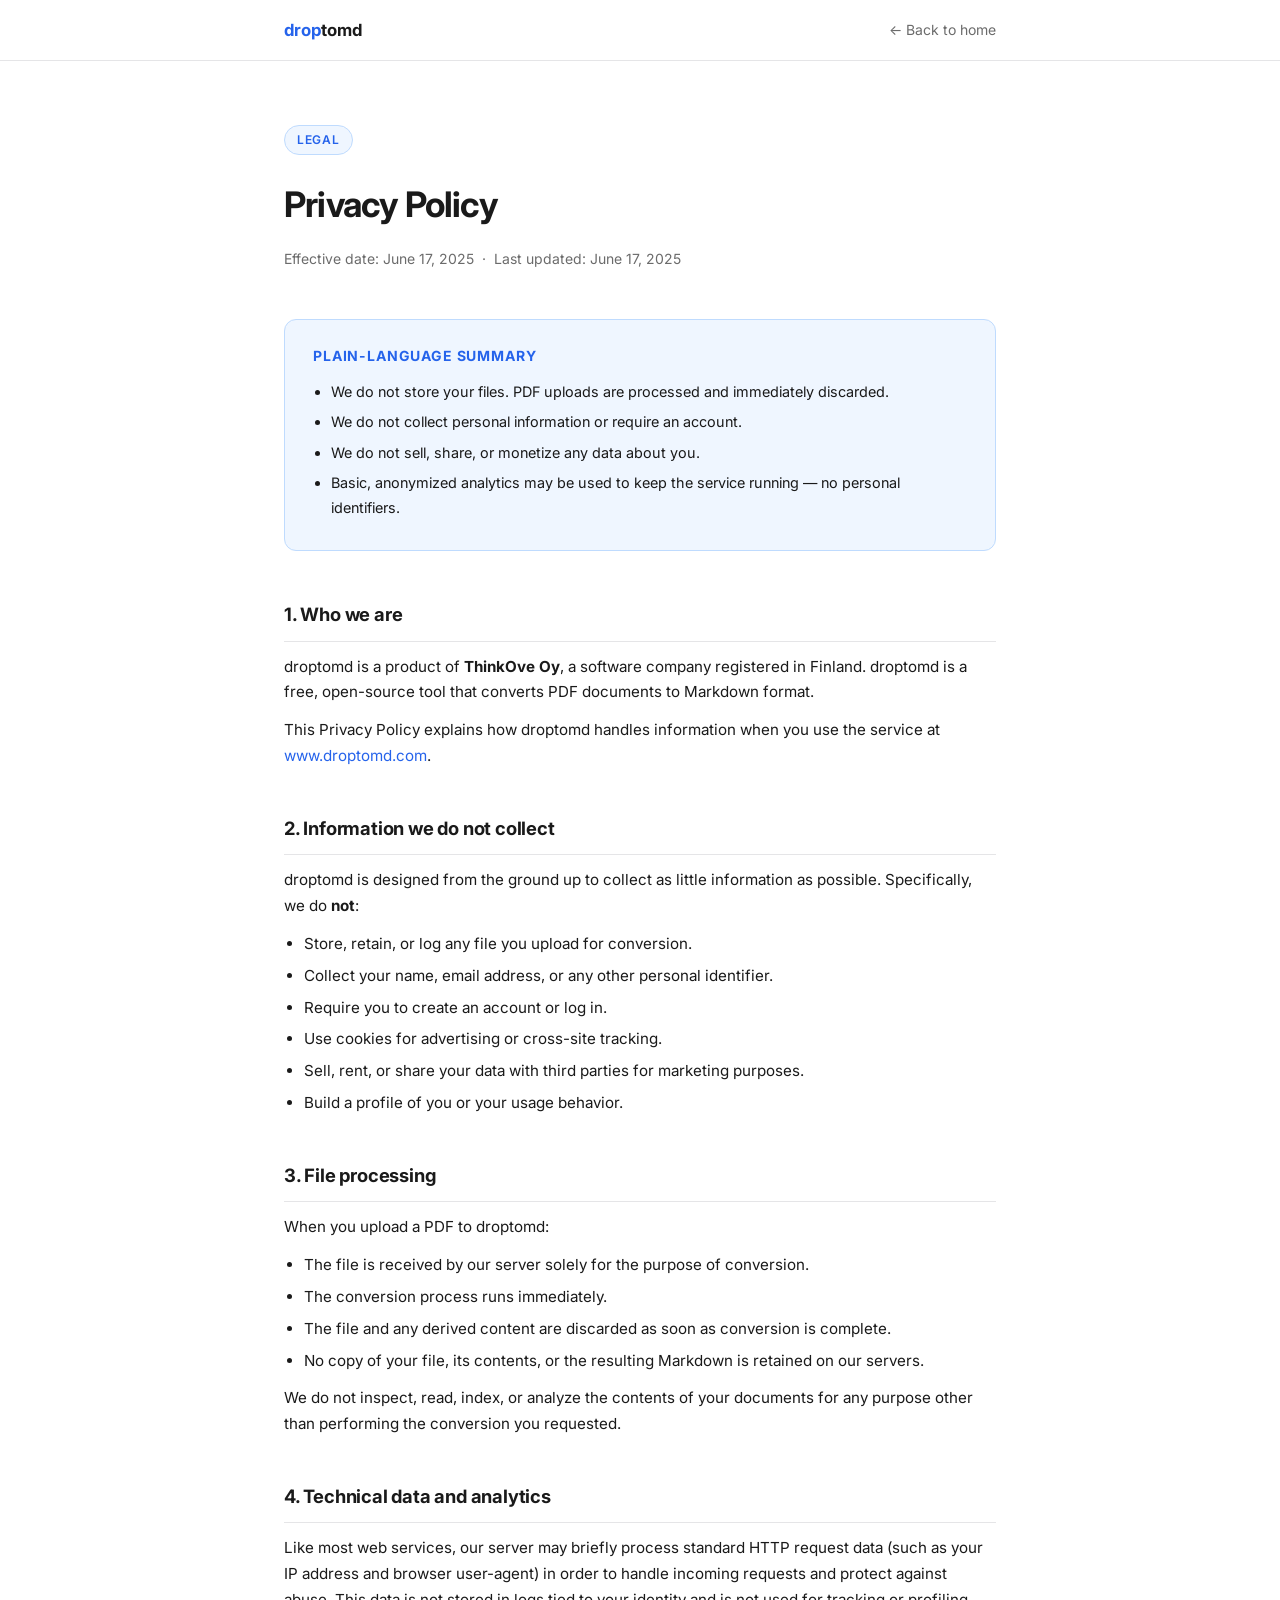
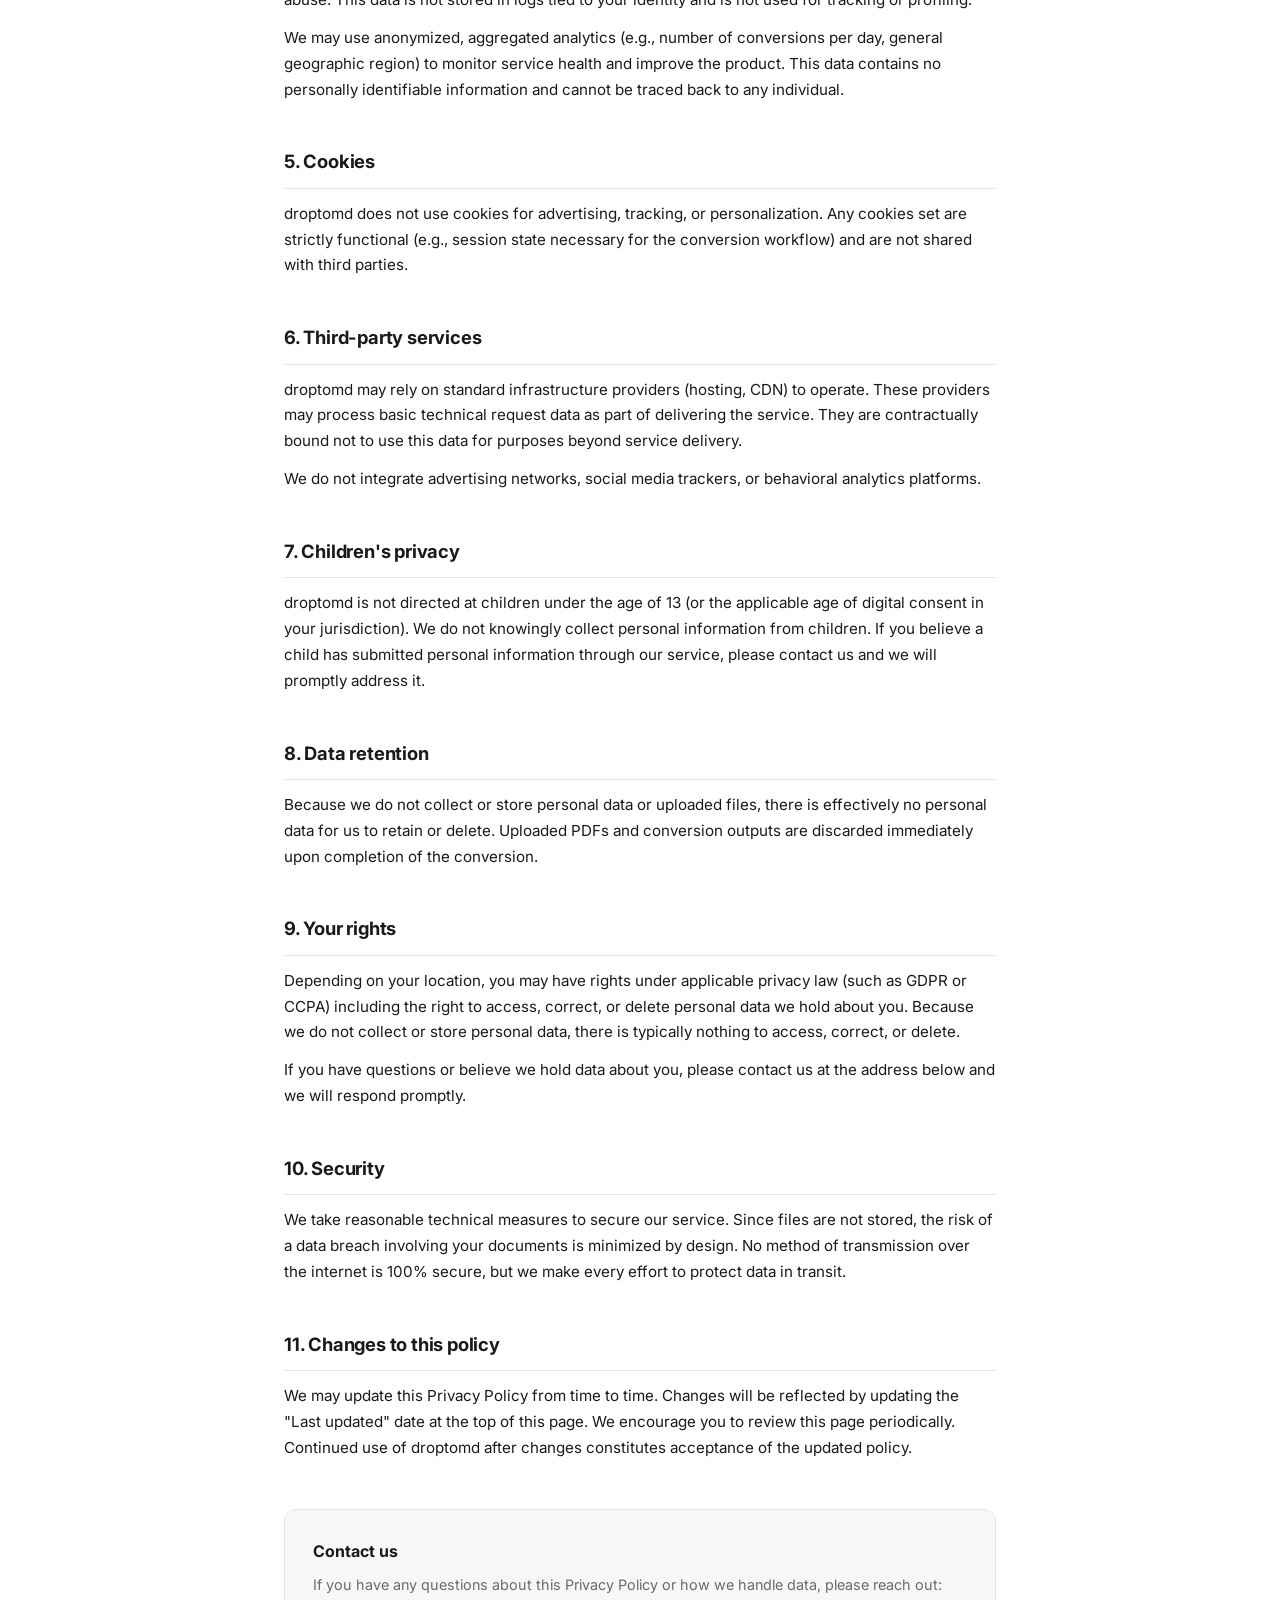
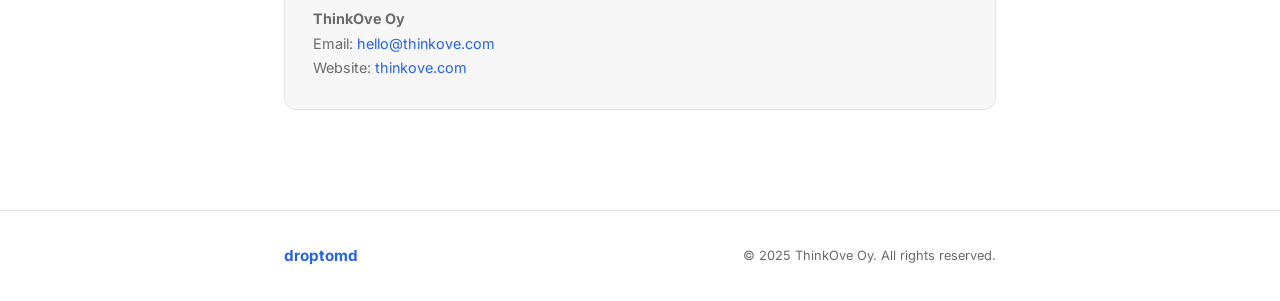
<file: droptomd/privacy-policy.html>
<!DOCTYPE html>
<html lang="en">
<head>
  <meta charset="UTF-8" />
  <meta name="viewport" content="width=device-width, initial-scale=1.0" />
  <meta name="description" content="droptomd Privacy Policy — how we handle your data (spoiler: we don't)." />
  <title>Privacy Policy — droptomd</title>
  <link rel="preconnect" href="https://fonts.googleapis.com" />
  <link rel="preconnect" href="https://fonts.gstatic.com" crossorigin />
  <link href="https://fonts.googleapis.com/css2?family=Inter:wght@300;400;500;600;700&display=swap" rel="stylesheet" />
  <style>
    *, *::before, *::after { box-sizing: border-box; margin: 0; padding: 0; }

    :root {
      --bg: #ffffff;
      --surface: #f7f7f8;
      --border: #e5e5e7;
      --text: #1a1a1a;
      --muted: #6b6b6b;
      --accent: #2563eb;
      --accent-dark: #1d4ed8;
      --accent-light: #eff6ff;
      --font: 'Inter', -apple-system, BlinkMacSystemFont, sans-serif;
      --radius: 12px;
      --max-w: 760px;
    }

    html { scroll-behavior: smooth; font-size: 16px; }
    body { font-family: var(--font); background: var(--bg); color: var(--text); line-height: 1.7; -webkit-font-smoothing: antialiased; }
    a { color: var(--accent); text-decoration: none; }
    a:hover { text-decoration: underline; }

    /* NAV */
    nav {
      position: sticky; top: 0; z-index: 100;
      background: rgba(255,255,255,0.92);
      backdrop-filter: blur(12px);
      border-bottom: 1px solid var(--border);
    }
    .nav-inner {
      max-width: var(--max-w);
      margin: 0 auto; padding: 0 24px;
      display: flex; align-items: center; justify-content: space-between;
      height: 60px;
    }
    .logo { font-size: 1.05rem; font-weight: 700; color: var(--accent); }
    .logo span { color: var(--text); }
    .back-link { font-size: 0.875rem; color: var(--muted); display: flex; align-items: center; gap: 6px; }
    .back-link:hover { color: var(--text); text-decoration: none; }

    /* CONTENT */
    .page {
      max-width: var(--max-w);
      margin: 0 auto;
      padding: 64px 24px 100px;
    }

    .page-header { margin-bottom: 48px; }
    .page-badge {
      display: inline-flex; align-items: center; gap: 6px;
      background: var(--accent-light); color: var(--accent);
      border: 1px solid #bfdbfe;
      font-size: 0.75rem; font-weight: 600; text-transform: uppercase; letter-spacing: 0.06em;
      padding: 4px 12px; border-radius: 999px;
      margin-bottom: 20px;
    }
    .page-header h1 {
      font-size: 2.2rem; font-weight: 700; letter-spacing: -0.8px;
      margin-bottom: 12px;
    }
    .page-header .meta {
      font-size: 0.875rem; color: var(--muted);
    }

    /* SUMMARY BOX */
    .summary-box {
      background: var(--accent-light);
      border: 1px solid #bfdbfe;
      border-radius: var(--radius);
      padding: 24px 28px;
      margin-bottom: 48px;
    }
    .summary-box h2 {
      font-size: 0.875rem; font-weight: 700; text-transform: uppercase;
      letter-spacing: 0.06em; color: var(--accent); margin-bottom: 12px;
    }
    .summary-box ul { padding-left: 18px; list-style: disc; }
    .summary-box li { font-size: 0.9rem; color: var(--text); margin-bottom: 6px; }

    /* SECTIONS */
    .policy-section { margin-bottom: 44px; }
    .policy-section h2 {
      font-size: 1.15rem; font-weight: 700;
      margin-bottom: 12px; letter-spacing: -0.2px;
      padding-bottom: 10px;
      border-bottom: 1px solid var(--border);
    }
    .policy-section p { font-size: 0.95rem; color: var(--text); margin-bottom: 12px; }
    .policy-section ul {
      padding-left: 20px; list-style: disc;
      margin-bottom: 12px;
    }
    .policy-section li { font-size: 0.95rem; color: var(--text); margin-bottom: 6px; }
    .policy-section p:last-child, .policy-section ul:last-child { margin-bottom: 0; }

    /* CONTACT */
    .contact-box {
      background: var(--surface);
      border: 1px solid var(--border);
      border-radius: var(--radius);
      padding: 28px;
      margin-top: 48px;
    }
    .contact-box h2 { font-size: 1rem; font-weight: 700; margin-bottom: 8px; }
    .contact-box p { font-size: 0.9rem; color: var(--muted); }
    .contact-box a { color: var(--accent); }

    /* FOOTER */
    footer {
      border-top: 1px solid var(--border);
      padding: 32px 0;
    }
    .footer-inner {
      max-width: var(--max-w);
      margin: 0 auto; padding: 0 24px;
      display: flex; align-items: center; justify-content: space-between;
      flex-wrap: wrap; gap: 12px;
    }
    .footer-logo { font-size: 0.95rem; font-weight: 700; color: var(--accent); }
    .footer-copy { font-size: 0.8rem; color: var(--muted); }

    @media (max-width: 600px) {
      .page-header h1 { font-size: 1.7rem; }
      .footer-inner { flex-direction: column; }
    }
  </style>
</head>
<body>

  <!-- NAV -->
  <nav>
    <div class="nav-inner">
      <a href="index.html" class="logo">drop<span>tomd</span></a>
      <a href="index.html" class="back-link">← Back to home</a>
    </div>
  </nav>

  <!-- CONTENT -->
  <main class="page">

    <div class="page-header">
      <div class="page-badge">Legal</div>
      <h1>Privacy Policy</h1>
      <p class="meta">Effective date: June 17, 2025 &nbsp;·&nbsp; Last updated: June 17, 2025</p>
    </div>

    <!-- PLAIN-LANGUAGE SUMMARY -->
    <div class="summary-box">
      <h2>Plain-language summary</h2>
      <ul>
        <li>We do not store your files. PDF uploads are processed and immediately discarded.</li>
        <li>We do not collect personal information or require an account.</li>
        <li>We do not sell, share, or monetize any data about you.</li>
        <li>Basic, anonymized analytics may be used to keep the service running — no personal identifiers.</li>
      </ul>
    </div>

    <div class="policy-section">
      <h2>1. Who we are</h2>
      <p>droptomd is a product of <strong>ThinkOve Oy</strong>, a software company registered in Finland. droptomd is a free, open-source tool that converts PDF documents to Markdown format.</p>
      <p>This Privacy Policy explains how droptomd handles information when you use the service at <a href="https://www.droptomd.com/" target="_blank" rel="noopener">www.droptomd.com</a>.</p>
    </div>

    <div class="policy-section">
      <h2>2. Information we do not collect</h2>
      <p>droptomd is designed from the ground up to collect as little information as possible. Specifically, we do <strong>not</strong>:</p>
      <ul>
        <li>Store, retain, or log any file you upload for conversion.</li>
        <li>Collect your name, email address, or any other personal identifier.</li>
        <li>Require you to create an account or log in.</li>
        <li>Use cookies for advertising or cross-site tracking.</li>
        <li>Sell, rent, or share your data with third parties for marketing purposes.</li>
        <li>Build a profile of you or your usage behavior.</li>
      </ul>
    </div>

    <div class="policy-section">
      <h2>3. File processing</h2>
      <p>When you upload a PDF to droptomd:</p>
      <ul>
        <li>The file is received by our server solely for the purpose of conversion.</li>
        <li>The conversion process runs immediately.</li>
        <li>The file and any derived content are discarded as soon as conversion is complete.</li>
        <li>No copy of your file, its contents, or the resulting Markdown is retained on our servers.</li>
      </ul>
      <p>We do not inspect, read, index, or analyze the contents of your documents for any purpose other than performing the conversion you requested.</p>
    </div>

    <div class="policy-section">
      <h2>4. Technical data and analytics</h2>
      <p>Like most web services, our server may briefly process standard HTTP request data (such as your IP address and browser user-agent) in order to handle incoming requests and protect against abuse. This data is not stored in logs tied to your identity and is not used for tracking or profiling.</p>
      <p>We may use anonymized, aggregated analytics (e.g., number of conversions per day, general geographic region) to monitor service health and improve the product. This data contains no personally identifiable information and cannot be traced back to any individual.</p>
    </div>

    <div class="policy-section">
      <h2>5. Cookies</h2>
      <p>droptomd does not use cookies for advertising, tracking, or personalization. Any cookies set are strictly functional (e.g., session state necessary for the conversion workflow) and are not shared with third parties.</p>
    </div>

    <div class="policy-section">
      <h2>6. Third-party services</h2>
      <p>droptomd may rely on standard infrastructure providers (hosting, CDN) to operate. These providers may process basic technical request data as part of delivering the service. They are contractually bound not to use this data for purposes beyond service delivery.</p>
      <p>We do not integrate advertising networks, social media trackers, or behavioral analytics platforms.</p>
    </div>

    <div class="policy-section">
      <h2>7. Children's privacy</h2>
      <p>droptomd is not directed at children under the age of 13 (or the applicable age of digital consent in your jurisdiction). We do not knowingly collect personal information from children. If you believe a child has submitted personal information through our service, please contact us and we will promptly address it.</p>
    </div>

    <div class="policy-section">
      <h2>8. Data retention</h2>
      <p>Because we do not collect or store personal data or uploaded files, there is effectively no personal data for us to retain or delete. Uploaded PDFs and conversion outputs are discarded immediately upon completion of the conversion.</p>
    </div>

    <div class="policy-section">
      <h2>9. Your rights</h2>
      <p>Depending on your location, you may have rights under applicable privacy law (such as GDPR or CCPA) including the right to access, correct, or delete personal data we hold about you. Because we do not collect or store personal data, there is typically nothing to access, correct, or delete.</p>
      <p>If you have questions or believe we hold data about you, please contact us at the address below and we will respond promptly.</p>
    </div>

    <div class="policy-section">
      <h2>10. Security</h2>
      <p>We take reasonable technical measures to secure our service. Since files are not stored, the risk of a data breach involving your documents is minimized by design. No method of transmission over the internet is 100% secure, but we make every effort to protect data in transit.</p>
    </div>

    <div class="policy-section">
      <h2>11. Changes to this policy</h2>
      <p>We may update this Privacy Policy from time to time. Changes will be reflected by updating the "Last updated" date at the top of this page. We encourage you to review this page periodically. Continued use of droptomd after changes constitutes acceptance of the updated policy.</p>
    </div>

    <!-- CONTACT -->
    <div class="contact-box">
      <h2>Contact us</h2>
      <p>If you have any questions about this Privacy Policy or how we handle data, please reach out:</p>
      <p style="margin-top: 10px;">
        <strong>ThinkOve Oy</strong><br />
        Email: <a href="mailto:hello@thinkove.com">hello@thinkove.com</a><br />
        Website: <a href="https://thinkove.com/" target="_blank" rel="noopener">thinkove.com</a>
      </p>
    </div>

  </main>

  <!-- FOOTER -->
  <footer>
    <div class="footer-inner">
      <span class="footer-logo">droptomd</span>
      <span class="footer-copy">© 2025 ThinkOve Oy. All rights reserved.</span>
    </div>
  </footer>

</body>
</html>
</file>
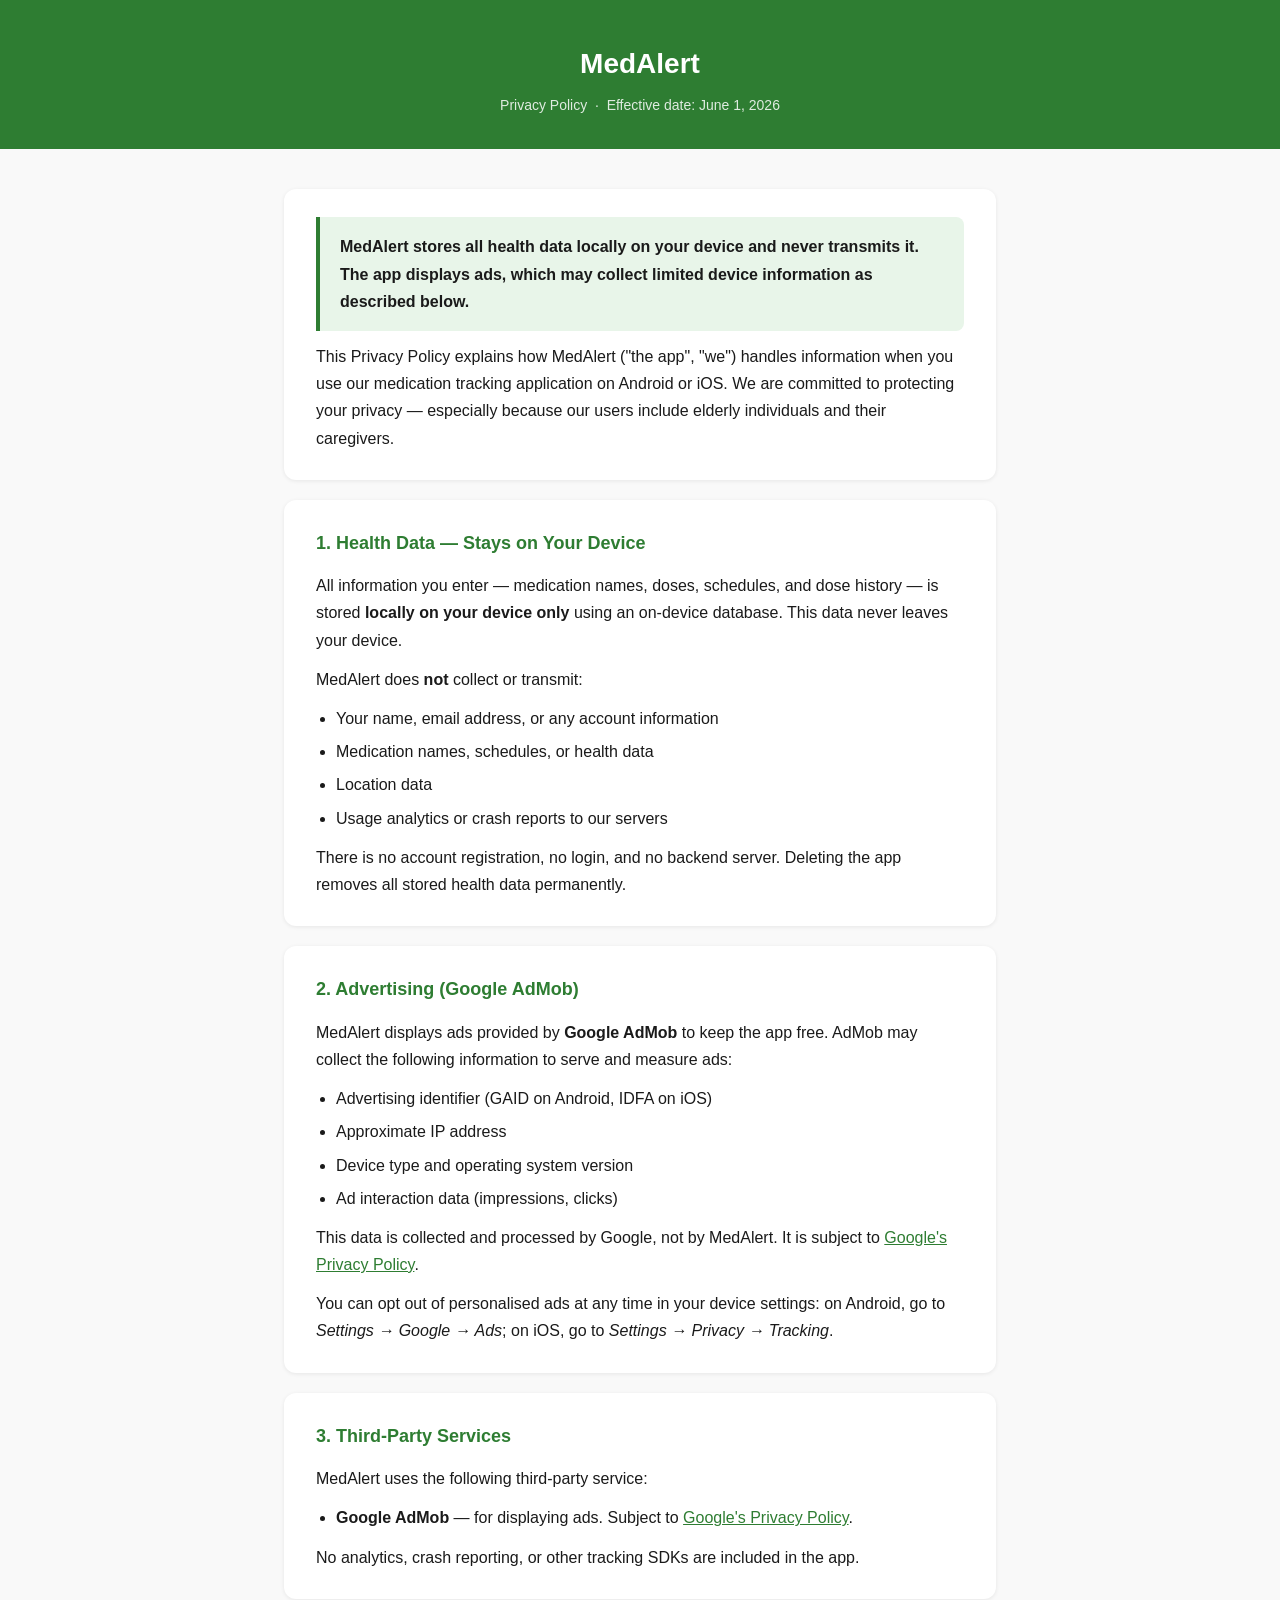
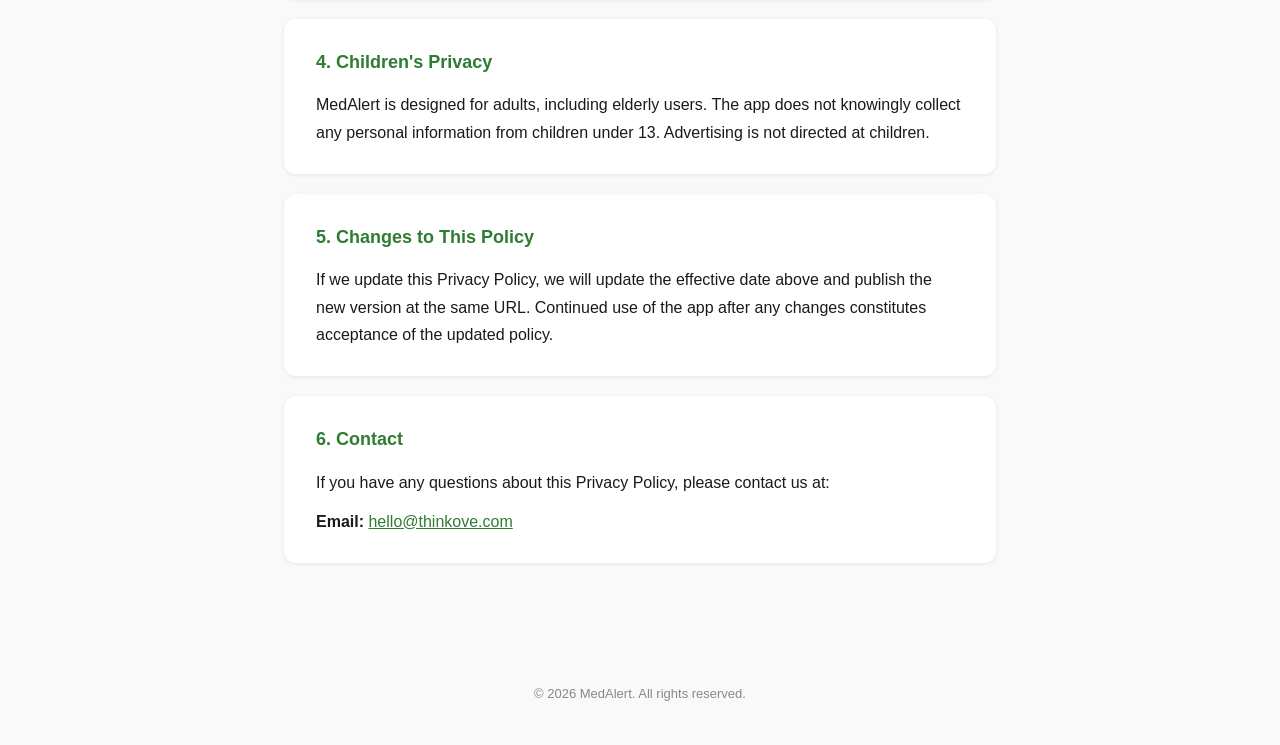
<file: medalert/privacy_policy.html>
<!DOCTYPE html>
<html lang="en">
<head>
  <meta charset="UTF-8" />
  <meta name="viewport" content="width=device-width, initial-scale=1.0" />
  <title>Privacy Policy — MedAlert</title>
  <style>
    * { box-sizing: border-box; margin: 0; padding: 0; }

    body {
      font-family: -apple-system, BlinkMacSystemFont, "Segoe UI", Roboto, sans-serif;
      background: #f9f9f9;
      color: #1a1a1a;
      line-height: 1.7;
      font-size: 16px;
    }

    header {
      background: #2E7D32;
      color: #fff;
      padding: 40px 24px 32px;
      text-align: center;
    }

    header h1 {
      font-size: 28px;
      font-weight: 700;
      margin-bottom: 6px;
    }

    header p {
      font-size: 14px;
      opacity: 0.85;
    }

    main {
      max-width: 760px;
      margin: 40px auto;
      padding: 0 24px 60px;
    }

    section {
      background: #fff;
      border-radius: 12px;
      padding: 28px 32px;
      margin-bottom: 20px;
      box-shadow: 0 1px 4px rgba(0,0,0,0.08);
    }

    h2 {
      font-size: 18px;
      font-weight: 700;
      color: #2E7D32;
      margin-bottom: 14px;
    }

    p { margin-bottom: 12px; }
    p:last-child { margin-bottom: 0; }

    ul {
      padding-left: 20px;
      margin-bottom: 12px;
    }

    ul li { margin-bottom: 6px; }

    .highlight {
      background: #E8F5E9;
      border-left: 4px solid #2E7D32;
      padding: 16px 20px;
      border-radius: 0 8px 8px 0;
      margin-bottom: 12px;
      font-weight: 600;
    }

    a { color: #2E7D32; }

    footer {
      text-align: center;
      font-size: 13px;
      color: #888;
      padding: 0 24px 40px;
    }
  </style>
</head>
<body>

<header>
  <h1>MedAlert</h1>
  <p>Privacy Policy &nbsp;·&nbsp; Effective date: June 1, 2026</p>
</header>

<main>

  <section>
    <div class="highlight">
      MedAlert stores all health data locally on your device and never transmits it.
      The app displays ads, which may collect limited device information as described below.
    </div>
    <p>
      This Privacy Policy explains how MedAlert ("the app", "we") handles
      information when you use our medication tracking application on Android
      or iOS. We are committed to protecting your privacy — especially because
      our users include elderly individuals and their caregivers.
    </p>
  </section>

  <section>
    <h2>1. Health Data — Stays on Your Device</h2>
    <p>All information you enter — medication names, doses, schedules, and dose history — is stored <strong>locally on your device only</strong> using an on-device database. This data never leaves your device.</p>
    <p>MedAlert does <strong>not</strong> collect or transmit:</p>
    <ul>
      <li>Your name, email address, or any account information</li>
      <li>Medication names, schedules, or health data</li>
      <li>Location data</li>
      <li>Usage analytics or crash reports to our servers</li>
    </ul>
    <p>There is no account registration, no login, and no backend server. Deleting the app removes all stored health data permanently.</p>
  </section>

  <section>
    <h2>2. Advertising (Google AdMob)</h2>
    <p>
      MedAlert displays ads provided by <strong>Google AdMob</strong> to keep the app free.
      AdMob may collect the following information to serve and measure ads:
    </p>
    <ul>
      <li>Advertising identifier (GAID on Android, IDFA on iOS)</li>
      <li>Approximate IP address</li>
      <li>Device type and operating system version</li>
      <li>Ad interaction data (impressions, clicks)</li>
    </ul>
    <p>
      This data is collected and processed by Google, not by MedAlert.
      It is subject to <a href="https://policies.google.com/privacy" target="_blank">Google's Privacy Policy</a>.
    </p>
    <p>
      You can opt out of personalised ads at any time in your device settings:
      on Android, go to <em>Settings → Google → Ads</em>;
      on iOS, go to <em>Settings → Privacy → Tracking</em>.
    </p>
  </section>

  <section>
    <h2>3. Third-Party Services</h2>
    <p>MedAlert uses the following third-party service:</p>
    <ul>
      <li>
        <strong>Google AdMob</strong> — for displaying ads.
        Subject to <a href="https://policies.google.com/privacy" target="_blank">Google's Privacy Policy</a>.
      </li>
    </ul>
    <p>No analytics, crash reporting, or other tracking SDKs are included in the app.</p>
  </section>

  <section>
    <h2>4. Children's Privacy</h2>
    <p>
      MedAlert is designed for adults, including elderly users. The app does
      not knowingly collect any personal information from children under 13.
      Advertising is not directed at children.
    </p>
  </section>

  <section>
    <h2>5. Changes to This Policy</h2>
    <p>
      If we update this Privacy Policy, we will update the effective date
      above and publish the new version at the same URL. Continued use of the
      app after any changes constitutes acceptance of the updated policy.
    </p>
  </section>

  <section>
    <h2>6. Contact</h2>
    <p>
      If you have any questions about this Privacy Policy, please contact us at:
    </p>
    <p>
      <strong>Email:</strong>
      <a href="mailto:hello@thinkove.com">hello@thinkove.com</a>
    </p>
  </section>

</main>

<footer>
  &copy; 2026 MedAlert. All rights reserved.
</footer>

</body>
</html>
</file>
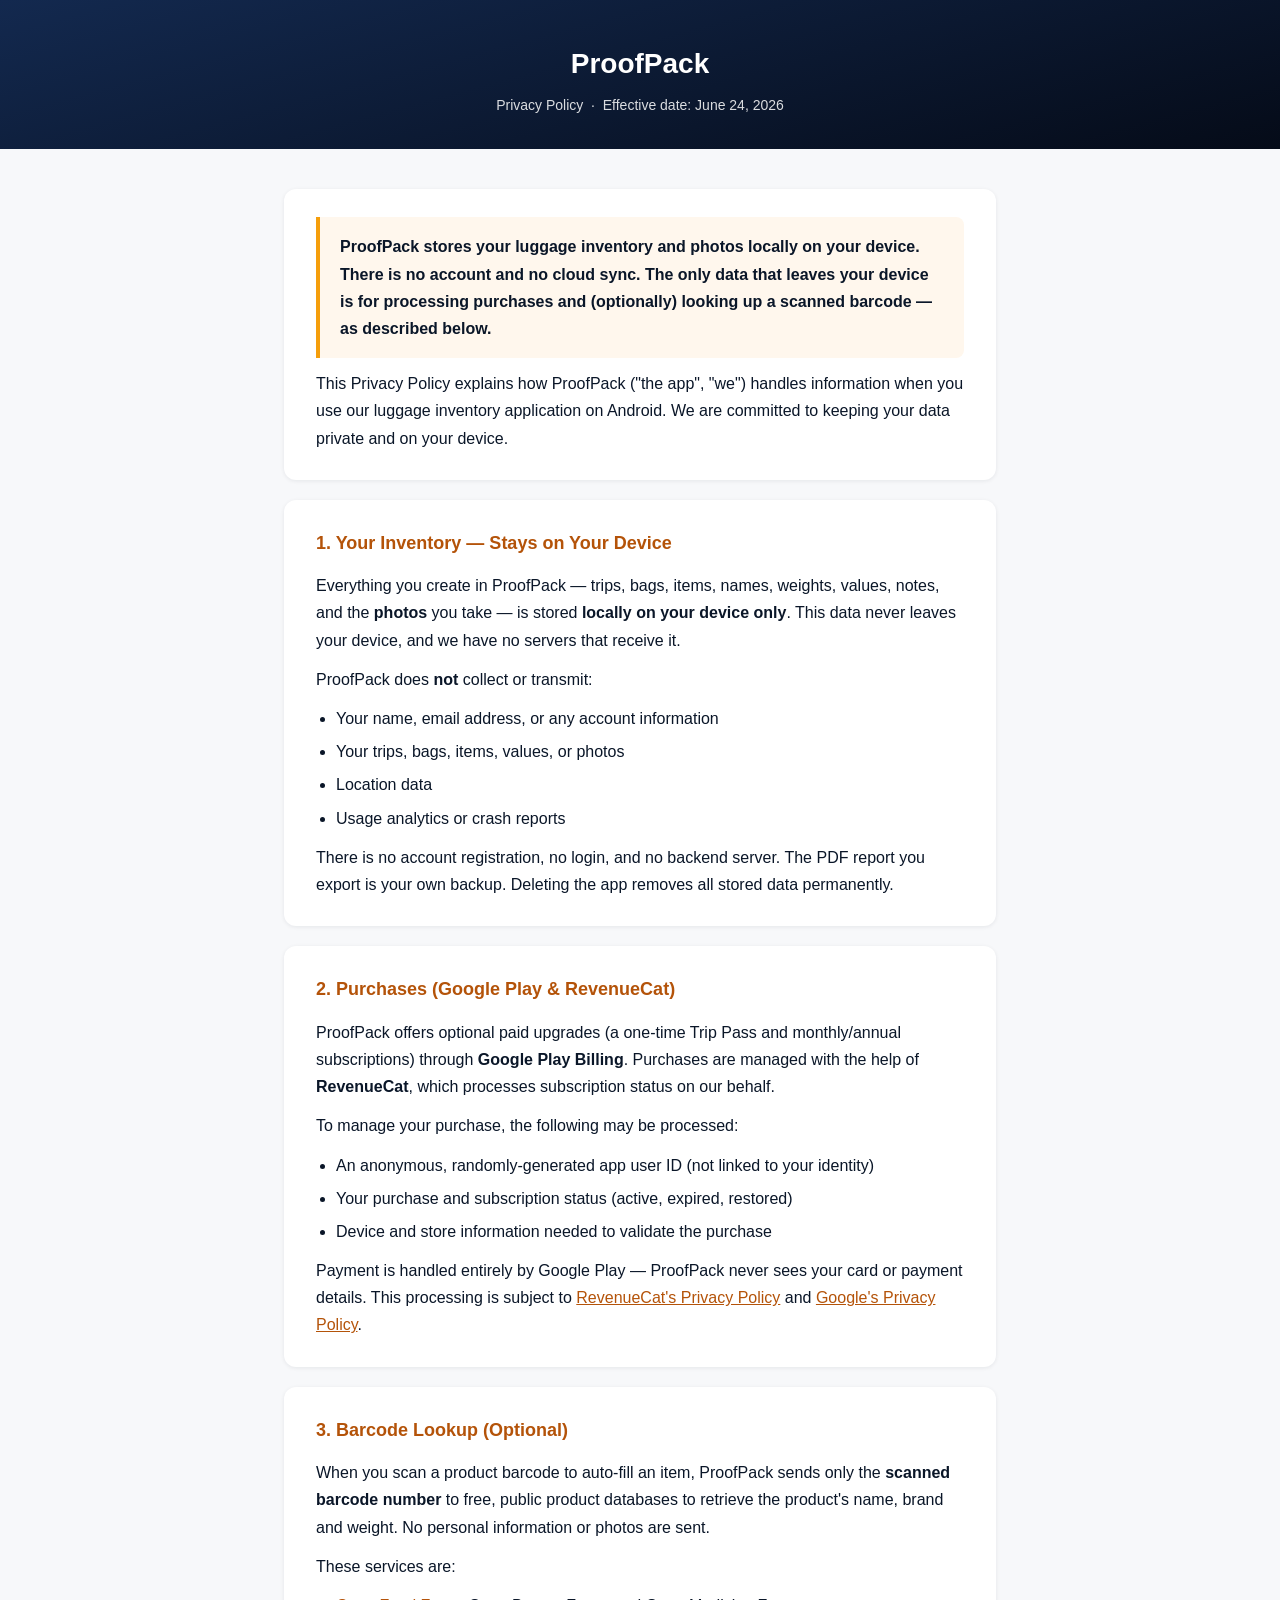
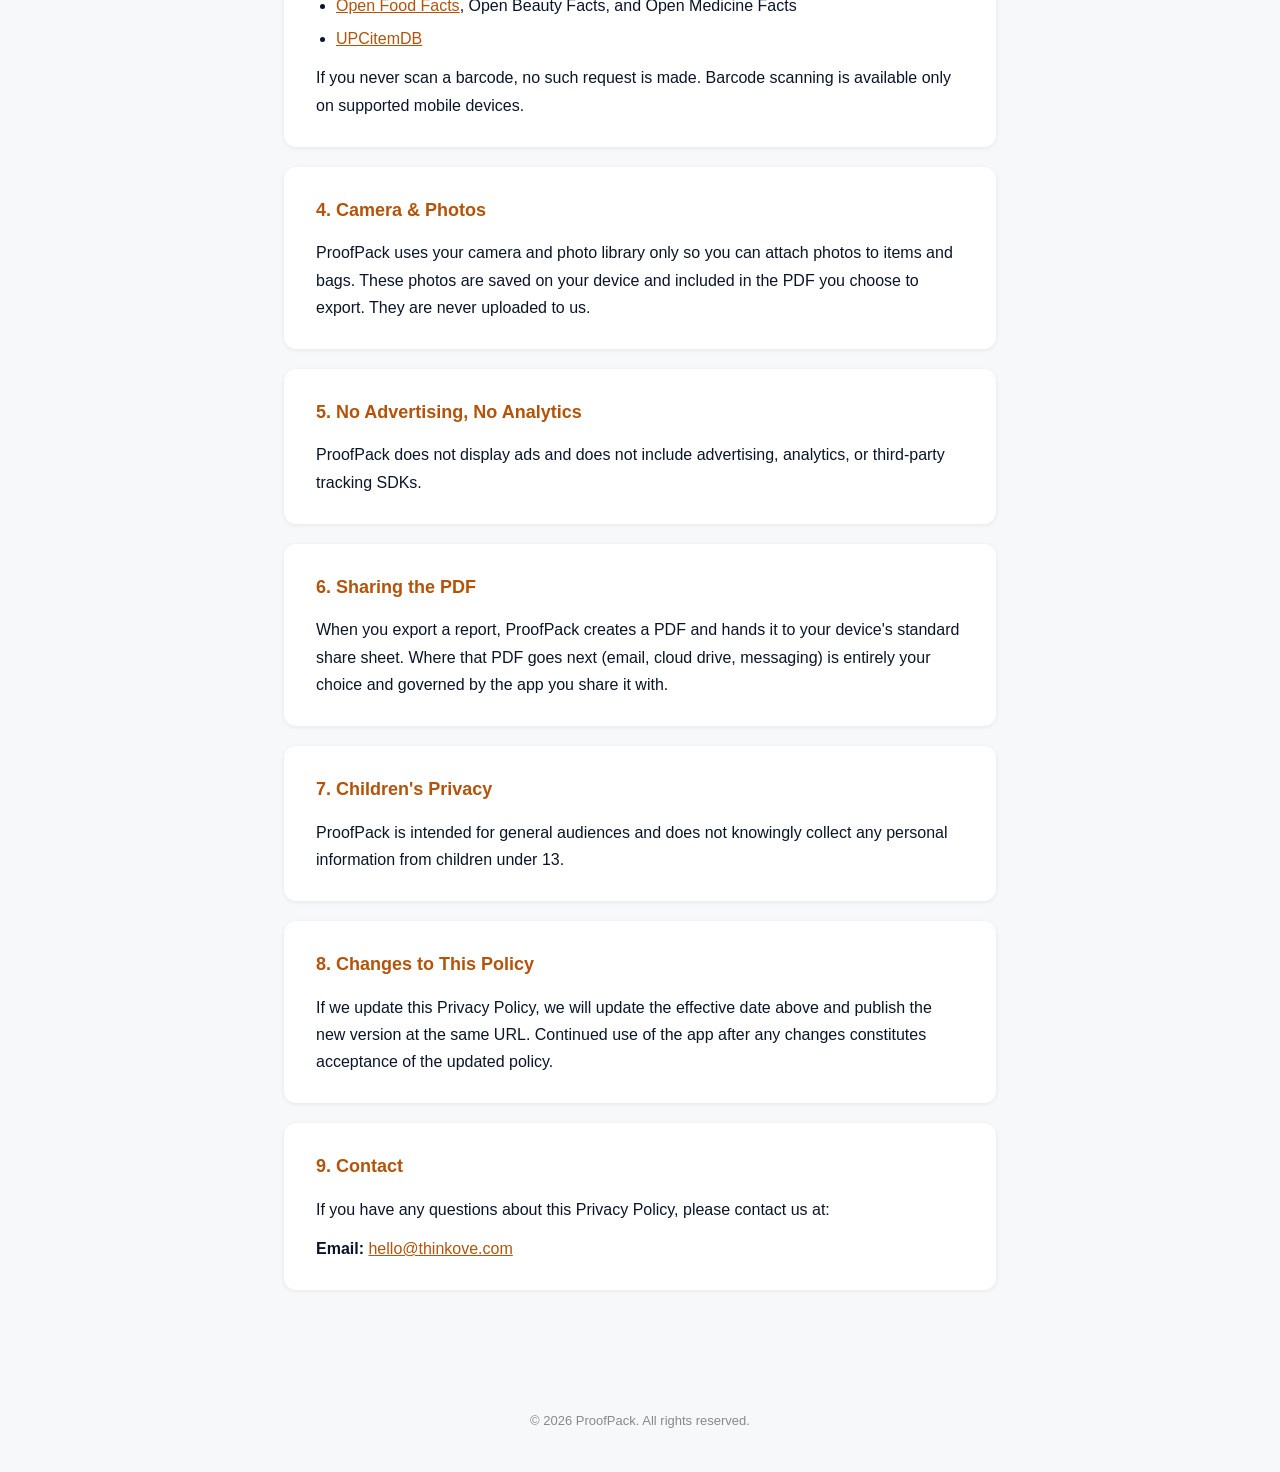
<file: ProofPack/privacy_policy.html>
<!DOCTYPE html>
<html lang="en">
<head>
  <meta charset="UTF-8" />
  <meta name="viewport" content="width=device-width, initial-scale=1.0" />
  <title>Privacy Policy — ProofPack</title>
  <link rel="icon" type="image/png" href="icon.png" />
  <style>
    * { box-sizing: border-box; margin: 0; padding: 0; }

    body {
      font-family: -apple-system, BlinkMacSystemFont, "Segoe UI", Roboto, sans-serif;
      background: #f7f8fa;
      color: #0a1628;
      line-height: 1.7;
      font-size: 16px;
    }

    header {
      background: linear-gradient(165deg, #13294f 0%, #050b18 100%);
      color: #fff;
      padding: 40px 24px 32px;
      text-align: center;
    }
    header h1 { font-size: 28px; font-weight: 700; margin-bottom: 6px; }
    header p { font-size: 14px; opacity: 0.85; }

    main { max-width: 760px; margin: 40px auto; padding: 0 24px 60px; }

    section {
      background: #fff;
      border-radius: 12px;
      padding: 28px 32px;
      margin-bottom: 20px;
      box-shadow: 0 1px 4px rgba(10,22,40,0.08);
    }

    h2 { font-size: 18px; font-weight: 700; color: #b45309; margin-bottom: 14px; }
    p { margin-bottom: 12px; }
    p:last-child { margin-bottom: 0; }
    ul { padding-left: 20px; margin-bottom: 12px; }
    ul li { margin-bottom: 6px; }

    .highlight {
      background: #fff7ed;
      border-left: 4px solid #f59e0b;
      padding: 16px 20px;
      border-radius: 0 8px 8px 0;
      margin-bottom: 12px;
      font-weight: 600;
    }

    a { color: #b45309; }

    footer { text-align: center; font-size: 13px; color: #888; padding: 0 24px 40px; }
  </style>
</head>
<body>

<header>
  <h1>ProofPack</h1>
  <p>Privacy Policy &nbsp;·&nbsp; Effective date: June 24, 2026</p>
</header>

<main>

  <section>
    <div class="highlight">
      ProofPack stores your luggage inventory and photos locally on your device.
      There is no account and no cloud sync. The only data that leaves your
      device is for processing purchases and (optionally) looking up a scanned
      barcode — as described below.
    </div>
    <p>
      This Privacy Policy explains how ProofPack ("the app", "we") handles
      information when you use our luggage inventory application on Android.
      We are committed to keeping your data private and on your device.
    </p>
  </section>

  <section>
    <h2>1. Your Inventory — Stays on Your Device</h2>
    <p>Everything you create in ProofPack — trips, bags, items, names, weights, values, notes, and the <strong>photos</strong> you take — is stored <strong>locally on your device only</strong>. This data never leaves your device, and we have no servers that receive it.</p>
    <p>ProofPack does <strong>not</strong> collect or transmit:</p>
    <ul>
      <li>Your name, email address, or any account information</li>
      <li>Your trips, bags, items, values, or photos</li>
      <li>Location data</li>
      <li>Usage analytics or crash reports</li>
    </ul>
    <p>There is no account registration, no login, and no backend server. The PDF report you export is your own backup. Deleting the app removes all stored data permanently.</p>
  </section>

  <section>
    <h2>2. Purchases (Google Play &amp; RevenueCat)</h2>
    <p>
      ProofPack offers optional paid upgrades (a one-time Trip Pass and monthly/annual
      subscriptions) through <strong>Google Play Billing</strong>. Purchases are
      managed with the help of <strong>RevenueCat</strong>, which processes
      subscription status on our behalf.
    </p>
    <p>To manage your purchase, the following may be processed:</p>
    <ul>
      <li>An anonymous, randomly-generated app user ID (not linked to your identity)</li>
      <li>Your purchase and subscription status (active, expired, restored)</li>
      <li>Device and store information needed to validate the purchase</li>
    </ul>
    <p>
      Payment is handled entirely by Google Play — ProofPack never sees your card or
      payment details. This processing is subject to
      <a href="https://www.revenuecat.com/privacy" target="_blank" rel="noopener">RevenueCat's Privacy Policy</a>
      and <a href="https://policies.google.com/privacy" target="_blank" rel="noopener">Google's Privacy Policy</a>.
    </p>
  </section>

  <section>
    <h2>3. Barcode Lookup (Optional)</h2>
    <p>
      When you scan a product barcode to auto-fill an item, ProofPack sends only the
      <strong>scanned barcode number</strong> to free, public product databases to
      retrieve the product's name, brand and weight. No personal information or photos
      are sent.
    </p>
    <p>These services are:</p>
    <ul>
      <li><a href="https://world.openfoodfacts.org/" target="_blank" rel="noopener">Open Food Facts</a>, Open Beauty Facts, and Open Medicine Facts</li>
      <li><a href="https://www.upcitemdb.com/" target="_blank" rel="noopener">UPCitemDB</a></li>
    </ul>
    <p>If you never scan a barcode, no such request is made. Barcode scanning is available only on supported mobile devices.</p>
  </section>

  <section>
    <h2>4. Camera &amp; Photos</h2>
    <p>
      ProofPack uses your camera and photo library only so you can attach photos to
      items and bags. These photos are saved on your device and included in the PDF
      you choose to export. They are never uploaded to us.
    </p>
  </section>

  <section>
    <h2>5. No Advertising, No Analytics</h2>
    <p>ProofPack does not display ads and does not include advertising, analytics, or third-party tracking SDKs.</p>
  </section>

  <section>
    <h2>6. Sharing the PDF</h2>
    <p>
      When you export a report, ProofPack creates a PDF and hands it to your device's
      standard share sheet. Where that PDF goes next (email, cloud drive, messaging)
      is entirely your choice and governed by the app you share it with.
    </p>
  </section>

  <section>
    <h2>7. Children's Privacy</h2>
    <p>ProofPack is intended for general audiences and does not knowingly collect any personal information from children under 13.</p>
  </section>

  <section>
    <h2>8. Changes to This Policy</h2>
    <p>If we update this Privacy Policy, we will update the effective date above and publish the new version at the same URL. Continued use of the app after any changes constitutes acceptance of the updated policy.</p>
  </section>

  <section>
    <h2>9. Contact</h2>
    <p>If you have any questions about this Privacy Policy, please contact us at:</p>
    <p><strong>Email:</strong> <a href="mailto:hello@thinkove.com">hello@thinkove.com</a></p>
  </section>

</main>

<footer>
  &copy; 2026 ProofPack. All rights reserved.
</footer>

</body>
</html>
</file>
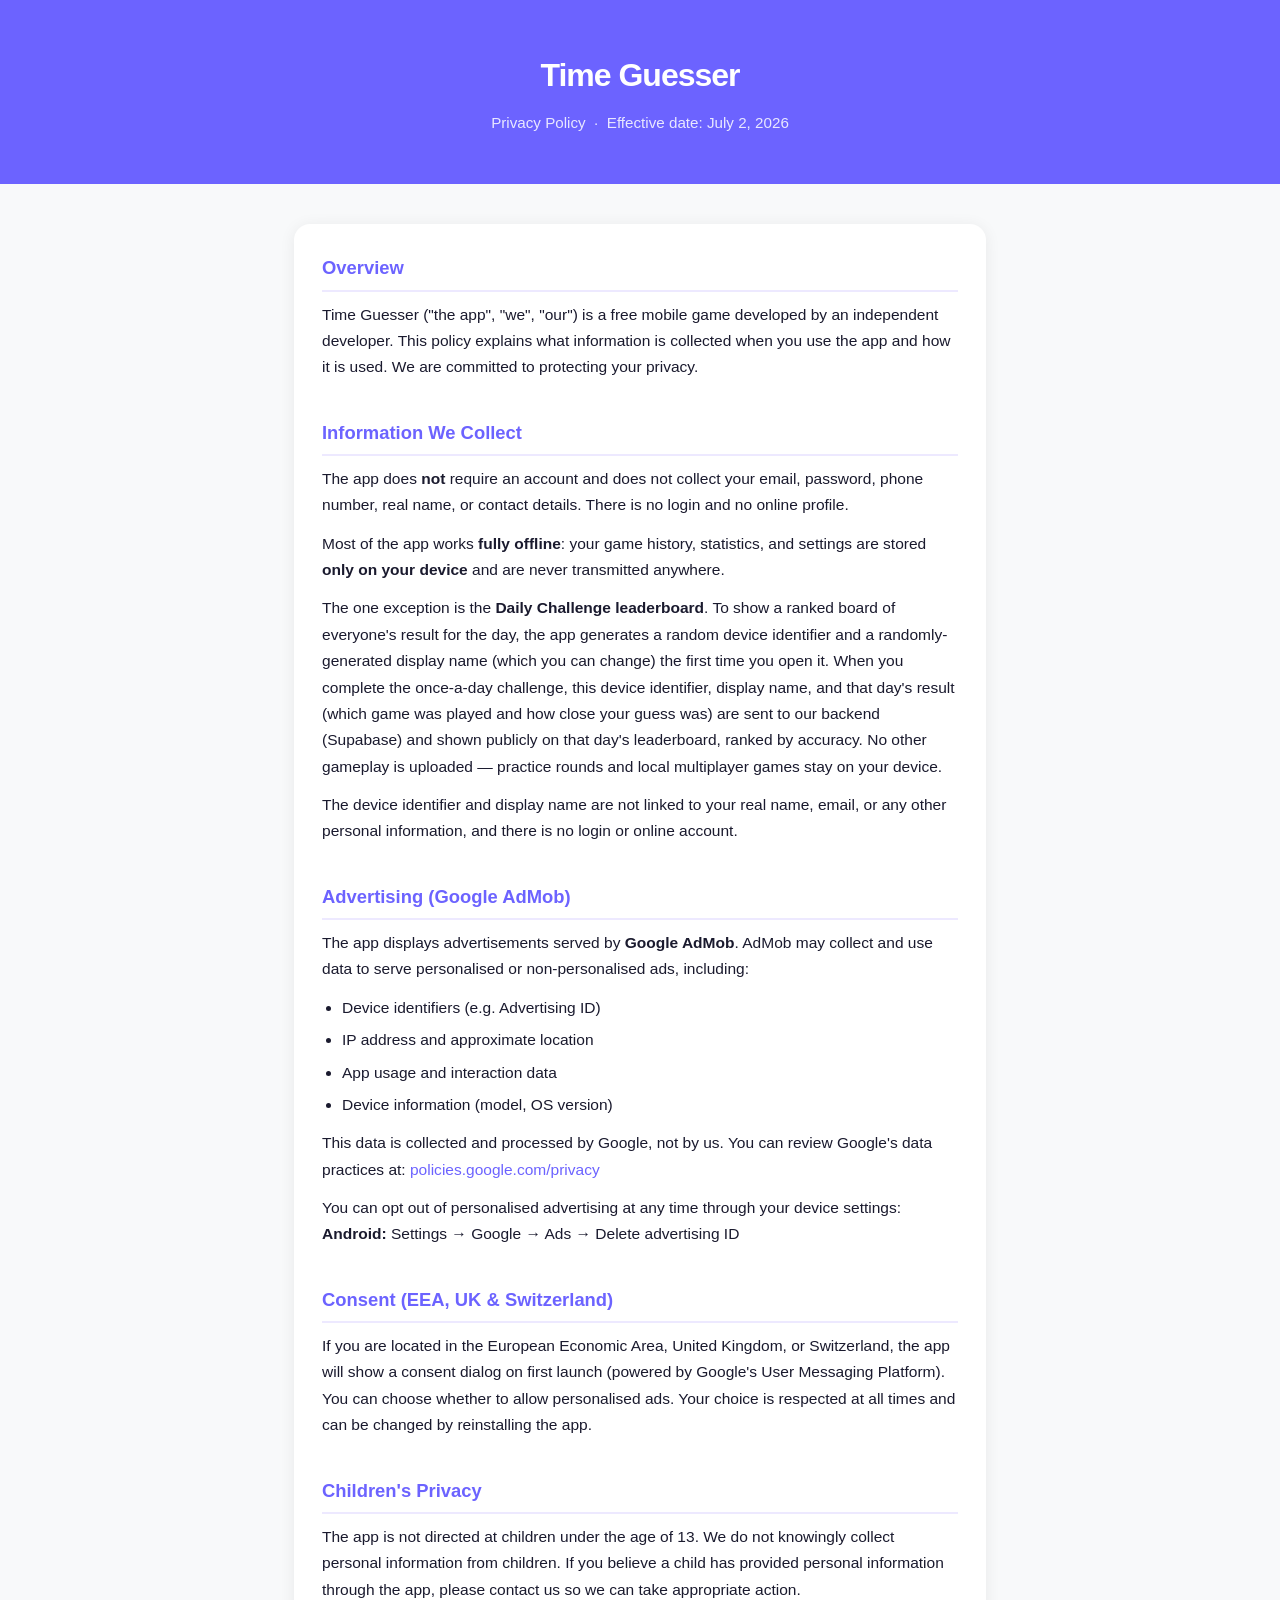
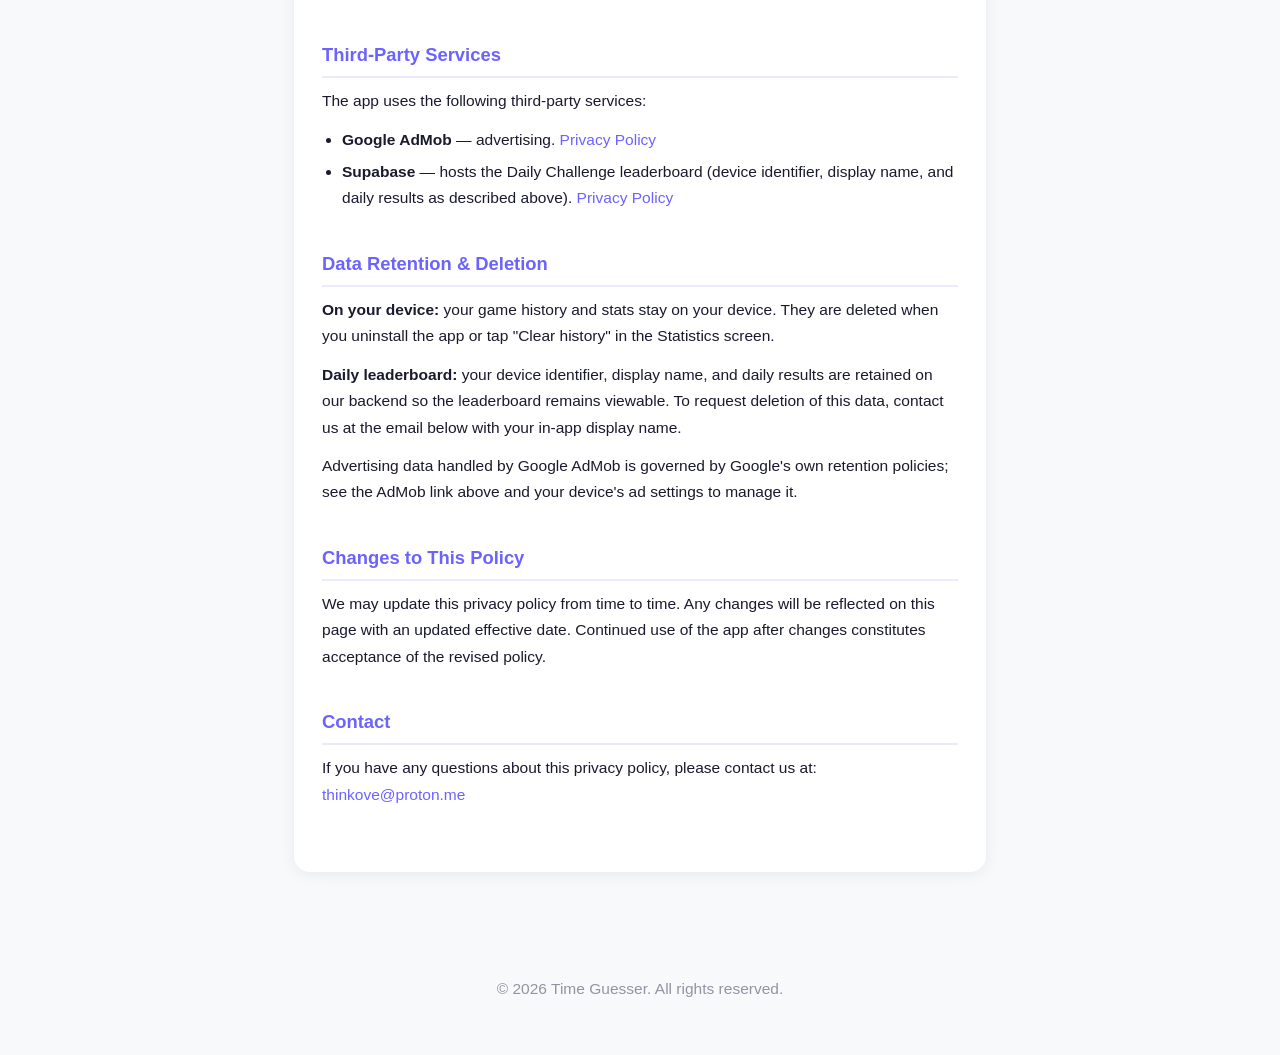
<file: time_guesser/privacy_policy.html>
<!DOCTYPE html>
<html lang="en">
<head>
  <meta charset="UTF-8" />
  <meta name="viewport" content="width=device-width, initial-scale=1.0" />
  <title>Privacy Policy — Time Guesser</title>
  <style>
    * { box-sizing: border-box; margin: 0; padding: 0; }
    body {
      font-family: -apple-system, BlinkMacSystemFont, "Segoe UI", Roboto, sans-serif;
      background: #f8f9fa;
      color: #1a1a2e;
      line-height: 1.7;
    }
    header {
      background: #6c63ff;
      color: #fff;
      padding: 48px 24px 36px;
      text-align: center;
    }
    header h1 { font-size: 2rem; font-weight: 800; letter-spacing: -1px; }
    header p  { margin-top: 8px; opacity: 0.85; font-size: 0.95rem; }
    main {
      max-width: 740px;
      margin: 40px auto;
      padding: 0 24px 64px;
    }
    section { margin-bottom: 36px; }
    h2 {
      font-size: 1.15rem;
      font-weight: 700;
      color: #6c63ff;
      margin-bottom: 10px;
      padding-bottom: 6px;
      border-bottom: 2px solid #ede9ff;
    }
    p  { margin-bottom: 12px; font-size: 0.97rem; }
    ul { padding-left: 20px; margin-bottom: 12px; }
    li { margin-bottom: 6px; font-size: 0.97rem; }
    a  { color: #6c63ff; text-decoration: none; }
    a:hover { text-decoration: underline; }
    .card {
      background: #fff;
      border-radius: 16px;
      padding: 28px;
      box-shadow: 0 2px 16px rgba(0,0,0,0.07);
    }
    footer {
      text-align: center;
      font-size: 0.85rem;
      color: #9094a4;
      padding-bottom: 40px;
    }
  </style>
</head>
<body>

<header>
  <h1>Time Guesser</h1>
  <p>Privacy Policy &nbsp;·&nbsp; Effective date: July 2, 2026</p>
</header>

<main>
  <div class="card">

    <section>
      <h2>Overview</h2>
      <p>
        Time Guesser ("the app", "we", "our") is a free mobile game developed by an independent
        developer. This policy explains what information is collected when you use the app and how
        it is used. We are committed to protecting your privacy.
      </p>
    </section>

    <section>
      <h2>Information We Collect</h2>
      <p>
        The app does <strong>not</strong> require an account and does not collect your email,
        password, phone number, real name, or contact details. There is no login and no online
        profile.
      </p>
      <p>
        Most of the app works <strong>fully offline</strong>: your game history, statistics, and
        settings are stored <strong>only on your device</strong> and are never transmitted anywhere.
      </p>
      <p>
        The one exception is the <strong>Daily Challenge leaderboard</strong>. To show a ranked board
        of everyone's result for the day, the app generates a random device identifier and a
        randomly-generated display name (which you can change) the first time you open it. When you
        complete the once-a-day challenge, this device identifier, display name, and that day's result
        (which game was played and how close your guess was) are sent to our backend (Supabase) and
        shown publicly on that day's leaderboard, ranked by accuracy. No other gameplay is uploaded —
        practice rounds and local multiplayer games stay on your device.
      </p>
      <p>
        The device identifier and display name are not linked to your real name, email, or any other
        personal information, and there is no login or online account.
      </p>
    </section>

    <section>
      <h2>Advertising (Google AdMob)</h2>
      <p>
        The app displays advertisements served by <strong>Google AdMob</strong>. AdMob may collect
        and use data to serve personalised or non-personalised ads, including:
      </p>
      <ul>
        <li>Device identifiers (e.g. Advertising ID)</li>
        <li>IP address and approximate location</li>
        <li>App usage and interaction data</li>
        <li>Device information (model, OS version)</li>
      </ul>
      <p>
        This data is collected and processed by Google, not by us. You can review Google's data
        practices at:
        <a href="https://policies.google.com/privacy" target="_blank">policies.google.com/privacy</a>
      </p>
      <p>
        You can opt out of personalised advertising at any time through your device settings:
        <br /><strong>Android:</strong> Settings → Google → Ads → Delete advertising ID
      </p>
    </section>

    <section>
      <h2>Consent (EEA, UK &amp; Switzerland)</h2>
      <p>
        If you are located in the European Economic Area, United Kingdom, or Switzerland, the app
        will show a consent dialog on first launch (powered by Google's User Messaging Platform).
        You can choose whether to allow personalised ads. Your choice is respected at all times and
        can be changed by reinstalling the app.
      </p>
    </section>

    <section>
      <h2>Children's Privacy</h2>
      <p>
        The app is not directed at children under the age of 13. We do not knowingly collect
        personal information from children. If you believe a child has provided personal information
        through the app, please contact us so we can take appropriate action.
      </p>
    </section>

    <section>
      <h2>Third-Party Services</h2>
      <p>The app uses the following third-party services:</p>
      <ul>
        <li>
          <strong>Google AdMob</strong> — advertising.
          <a href="https://policies.google.com/privacy" target="_blank">Privacy Policy</a>
        </li>
        <li>
          <strong>Supabase</strong> — hosts the Daily Challenge leaderboard (device identifier,
          display name, and daily results as described above).
          <a href="https://supabase.com/privacy" target="_blank">Privacy Policy</a>
        </li>
      </ul>
    </section>

    <section>
      <h2>Data Retention &amp; Deletion</h2>
      <p>
        <strong>On your device:</strong> your game history and stats stay on your device. They are
        deleted when you uninstall the app or tap "Clear history" in the Statistics screen.
      </p>
      <p>
        <strong>Daily leaderboard:</strong> your device identifier, display name, and daily results
        are retained on our backend so the leaderboard remains viewable. To request deletion of this
        data, contact us at the email below with your in-app display name.
      </p>
      <p>
        Advertising data handled by Google AdMob is governed by Google's own retention policies; see
        the AdMob link above and your device's ad settings to manage it.
      </p>
    </section>

    <section>
      <h2>Changes to This Policy</h2>
      <p>
        We may update this privacy policy from time to time. Any changes will be reflected on this
        page with an updated effective date. Continued use of the app after changes constitutes
        acceptance of the revised policy.
      </p>
    </section>

    <section>
      <h2>Contact</h2>
      <p>
        If you have any questions about this privacy policy, please contact us at:
        <br />
        <a href="mailto:thinkove@proton.me">thinkove@proton.me</a>
      </p>
    </section>

  </div>
</main>

<footer>
  <p>© 2026 Time Guesser. All rights reserved.</p>
</footer>

</body>
</html>
</file>
<file: styles.css>
/* =====================
   RESET & BASE
   ===================== */
*, *::before, *::after { box-sizing: border-box; margin: 0; padding: 0; }

:root {
  --color-bg: #ffffff;
  --color-surface: #f7f7f8;
  --color-border: #e5e5e7;
  --color-text: #1a1a1a;
  --color-text-muted: #6b6b6b;
  --color-accent: #2563eb;
  --color-accent-dark: #1d4ed8;
  --color-accent-light: #eff6ff;
  --font: 'Inter', -apple-system, BlinkMacSystemFont, sans-serif;
  --radius: 12px;
  --shadow: 0 2px 12px rgba(0,0,0,0.07);
  --shadow-lg: 0 8px 40px rgba(0,0,0,0.10);
  --max-w: 1140px;
  --section-gap: 100px;
}

html { scroll-behavior: smooth; font-size: 16px; }

body {
  font-family: var(--font);
  background: var(--color-bg);
  color: var(--color-text);
  line-height: 1.6;
  -webkit-font-smoothing: antialiased;
}

a { color: inherit; text-decoration: none; }
ul { list-style: none; }

/* =====================
   UTILITIES
   ===================== */
.container {
  max-width: var(--max-w);
  margin: 0 auto;
  padding: 0 24px;
}

.section { padding: var(--section-gap) 0; }

.eyebrow {
  display: inline-block;
  font-size: 0.78rem;
  font-weight: 600;
  letter-spacing: 0.12em;
  text-transform: uppercase;
  color: var(--color-accent);
  margin-bottom: 12px;
}

.section-header {
  max-width: 600px;
  margin: 0 auto 60px;
  text-align: center;
}

.section-header h2 { margin-bottom: 16px; }
.section-header p { color: var(--color-text-muted); font-size: 1.05rem; }

h1 { font-size: clamp(2.4rem, 5vw, 3.8rem); font-weight: 700; line-height: 1.12; letter-spacing: -0.03em; }
h2 { font-size: clamp(1.8rem, 3.5vw, 2.6rem); font-weight: 700; line-height: 1.2; letter-spacing: -0.02em; }
h3 { font-size: 1.15rem; font-weight: 600; margin-bottom: 10px; }

/* =====================
   BUTTONS
   ===================== */
.btn {
  display: inline-block;
  padding: 13px 26px;
  border-radius: 8px;
  font-size: 0.95rem;
  font-weight: 500;
  cursor: pointer;
  transition: all 0.18s ease;
  border: none;
  font-family: var(--font);
}

.btn-primary {
  background: var(--color-accent);
  color: #fff;
}
.btn-primary:hover { background: var(--color-accent-dark); transform: translateY(-1px); box-shadow: 0 4px 16px rgba(37,99,235,0.3); }

.btn-outline {
  background: transparent;
  color: var(--color-text);
  border: 1.5px solid var(--color-border);
}
.btn-outline:hover { border-color: var(--color-accent); color: var(--color-accent); }

.btn-ghost {
  background: transparent;
  color: var(--color-text-muted);
  padding-left: 0;
  padding-right: 0;
}
.btn-ghost:hover { color: var(--color-accent); }

/* =====================
   NAV
   ===================== */
.nav {
  position: sticky;
  top: 0;
  z-index: 100;
  background: rgba(255,255,255,0.9);
  backdrop-filter: blur(12px);
  border-bottom: 1px solid var(--color-border);
}

.nav-inner {
  display: flex;
  align-items: center;
  gap: 32px;
  height: 64px;
}

.logo {
  font-size: 1.25rem;
  font-weight: 700;
  letter-spacing: -0.03em;
  color: var(--color-text);
  flex-shrink: 0;
}

.nav-links {
  display: flex;
  gap: 28px;
  margin-left: auto;
}

.nav-links a {
  font-size: 0.92rem;
  font-weight: 500;
  color: var(--color-text-muted);
  transition: color 0.15s;
}
.nav-links a:hover { color: var(--color-text); }

.nav-cta { margin-left: 8px; }

.nav-toggle {
  display: none;
  background: none;
  border: none;
  font-size: 1.4rem;
  cursor: pointer;
  margin-left: auto;
  color: var(--color-text);
}

/* =====================
   HERO
   ===================== */
.hero {
  position: relative;
  overflow: hidden;
  padding: 110px 0 120px;
}

.hero-inner {
  position: relative;
  z-index: 1;
  max-width: 700px;
}

.hero h1 { margin-bottom: 22px; }

.hero-sub {
  font-size: 1.15rem;
  color: var(--color-text-muted);
  max-width: 560px;
  margin-bottom: 36px;
  line-height: 1.7;
}

.hero-actions {
  display: flex;
  gap: 16px;
  flex-wrap: wrap;
  align-items: center;
}

.hero-bg-shape {
  position: absolute;
  top: -120px;
  right: -200px;
  width: 700px;
  height: 700px;
  border-radius: 50%;
  background: radial-gradient(circle, var(--color-accent-light) 0%, transparent 70%);
  pointer-events: none;
  z-index: 0;
}

/* =====================
   SERVICES
   ===================== */
.services { background: var(--color-surface); }

.cards {
  display: grid;
  grid-template-columns: repeat(auto-fit, minmax(250px, 1fr));
  gap: 24px;
}

.card {
  background: var(--color-bg);
  border: 1px solid var(--color-border);
  border-radius: var(--radius);
  padding: 32px 28px;
  transition: box-shadow 0.2s, transform 0.2s;
}
.card:hover { box-shadow: var(--shadow-lg); transform: translateY(-3px); }

.card-icon {
  font-size: 1.8rem;
  margin-bottom: 16px;
}

.card p { color: var(--color-text-muted); font-size: 0.95rem; line-height: 1.65; }

/* =====================
   ABOUT
   ===================== */
.about-inner {
  display: grid;
  grid-template-columns: 1fr 1fr;
  gap: 80px;
  align-items: center;
}

.about-text .eyebrow { margin-bottom: 16px; }
.about-text h2 { margin-bottom: 20px; }
.about-text p { color: var(--color-text-muted); margin-bottom: 16px; font-size: 1rem; line-height: 1.75; }

.about-list {
  margin-top: 24px;
  display: flex;
  flex-direction: column;
  gap: 10px;
}
.about-list li {
  font-size: 0.95rem;
  font-weight: 500;
  color: var(--color-text);
}

.about-stats {
  display: grid;
  grid-template-columns: 1fr 1fr;
  gap: 32px;
}

.stat {
  background: var(--color-surface);
  border: 1px solid var(--color-border);
  border-radius: var(--radius);
  padding: 28px 24px;
  display: flex;
  flex-direction: column;
  gap: 6px;
}

.stat-num {
  font-size: 2rem;
  font-weight: 700;
  letter-spacing: -0.03em;
  color: var(--color-accent);
}

.stat-label {
  font-size: 0.85rem;
  color: var(--color-text-muted);
  font-weight: 500;
}

/* =====================
   CONTACT
   ===================== */
.contact { background: var(--color-surface); }

.contact-inner {
  display: grid;
  grid-template-columns: 1fr 1.4fr;
  gap: 80px;
  align-items: start;
}

.contact-text .eyebrow { margin-bottom: 16px; }
.contact-text h2 { margin-bottom: 16px; }
.contact-text p { color: var(--color-text-muted); margin-bottom: 12px; font-size: 1rem; line-height: 1.7; }

.contact-email a {
  color: var(--color-accent);
  font-weight: 500;
  font-size: 1rem;
}
.contact-email a:hover { text-decoration: underline; }

.contact-form {
  background: var(--color-bg);
  border: 1px solid var(--color-border);
  border-radius: var(--radius);
  padding: 40px 36px;
  box-shadow: var(--shadow);
}

.form-row {
  display: grid;
  grid-template-columns: 1fr 1fr;
  gap: 16px;
}

.form-group {
  display: flex;
  flex-direction: column;
  gap: 6px;
  margin-bottom: 18px;
}

.form-group label {
  font-size: 0.875rem;
  font-weight: 500;
  color: var(--color-text);
}

.form-group input,
.form-group textarea {
  padding: 11px 14px;
  border: 1.5px solid var(--color-border);
  border-radius: 8px;
  font-family: var(--font);
  font-size: 0.95rem;
  color: var(--color-text);
  background: var(--color-bg);
  transition: border-color 0.15s;
  resize: vertical;
  outline: none;
}

.form-group input:focus,
.form-group textarea:focus {
  border-color: var(--color-accent);
  box-shadow: 0 0 0 3px rgba(37,99,235,0.1);
}

.form-group input::placeholder,
.form-group textarea::placeholder { color: #b0b0b0; }

.contact-form .btn-primary { width: 100%; text-align: center; padding: 14px; font-size: 1rem; }

.form-note {
  margin-top: 12px;
  font-size: 0.875rem;
  color: var(--color-accent);
  min-height: 1.2em;
}

/* =====================
   FOOTER
   ===================== */
.footer {
  border-top: 1px solid var(--color-border);
  padding: 32px 0;
}

.footer-inner {
  display: flex;
  align-items: center;
  gap: 24px;
  flex-wrap: wrap;
}

.footer-copy {
  font-size: 0.85rem;
  color: var(--color-text-muted);
  margin-left: auto;
}

.footer-links {
  display: flex;
  gap: 20px;
}
.footer-links a {
  font-size: 0.85rem;
  color: var(--color-text-muted);
  transition: color 0.15s;
}
.footer-links a:hover { color: var(--color-text); }

/* =====================
   RESPONSIVE
   ===================== */
@media (max-width: 900px) {
  .about-inner,
  .contact-inner {
    grid-template-columns: 1fr;
    gap: 48px;
  }

  .about-stats {
    grid-template-columns: repeat(2, 1fr);
  }
}

@media (max-width: 640px) {
  :root { --section-gap: 64px; }

  .nav-links, .nav-cta { display: none; }
  .nav-links.open { display: flex; flex-direction: column; position: absolute; top: 64px; left: 0; right: 0; background: #fff; border-bottom: 1px solid var(--color-border); padding: 16px 24px; gap: 16px; }
  .nav-toggle { display: block; }

  .hero { padding: 72px 0 80px; }

  .form-row { grid-template-columns: 1fr; }

  .contact-form { padding: 28px 20px; }

  .footer-inner { flex-direction: column; align-items: flex-start; gap: 12px; }
  .footer-copy { margin-left: 0; }

  .about-stats { grid-template-columns: 1fr 1fr; gap: 16px; }
}

/* ── Products ── */
.products { background: var(--color-bg); }

.product-cards {
  display: grid;
  grid-template-columns: repeat(auto-fit, minmax(300px, 1fr));
  gap: 24px;
  margin-top: 48px;
}

.product-card {
  display: flex;
  gap: 20px;
  align-items: flex-start;
  background: #fff;
  border: 1px solid var(--color-border);
  border-radius: 16px;
  padding: 28px;
  text-decoration: none;
  color: inherit;
  transition: box-shadow 0.2s, transform 0.2s;
}

.product-card:hover {
  box-shadow: 0 8px 32px rgba(0,0,0,0.09);
  transform: translateY(-3px);
}

.product-icon {
  font-size: 2.2rem;
  width: 64px;
  height: 64px;
  border-radius: 14px;
  display: flex;
  align-items: center;
  justify-content: center;
  flex-shrink: 0;
}

.product-icon--med  { background: #e8f5e9; }
.product-icon--time { background: #ede7f6; }
.product-icon--md   { background: #eff6ff; }

.product-info h3 { font-size: 1.15rem; font-weight: 600; margin-bottom: 4px; }

.product-tag {
  font-size: 0.78rem;
  font-weight: 500;
  color: var(--color-muted);
  text-transform: uppercase;
  letter-spacing: 0.05em;
  margin-bottom: 10px;
}

.product-info p { font-size: 0.95rem; color: var(--color-muted); margin-bottom: 14px; }

.product-link {
  font-size: 0.9rem;
  font-weight: 600;
  color: var(--color-accent);
}
</file>
